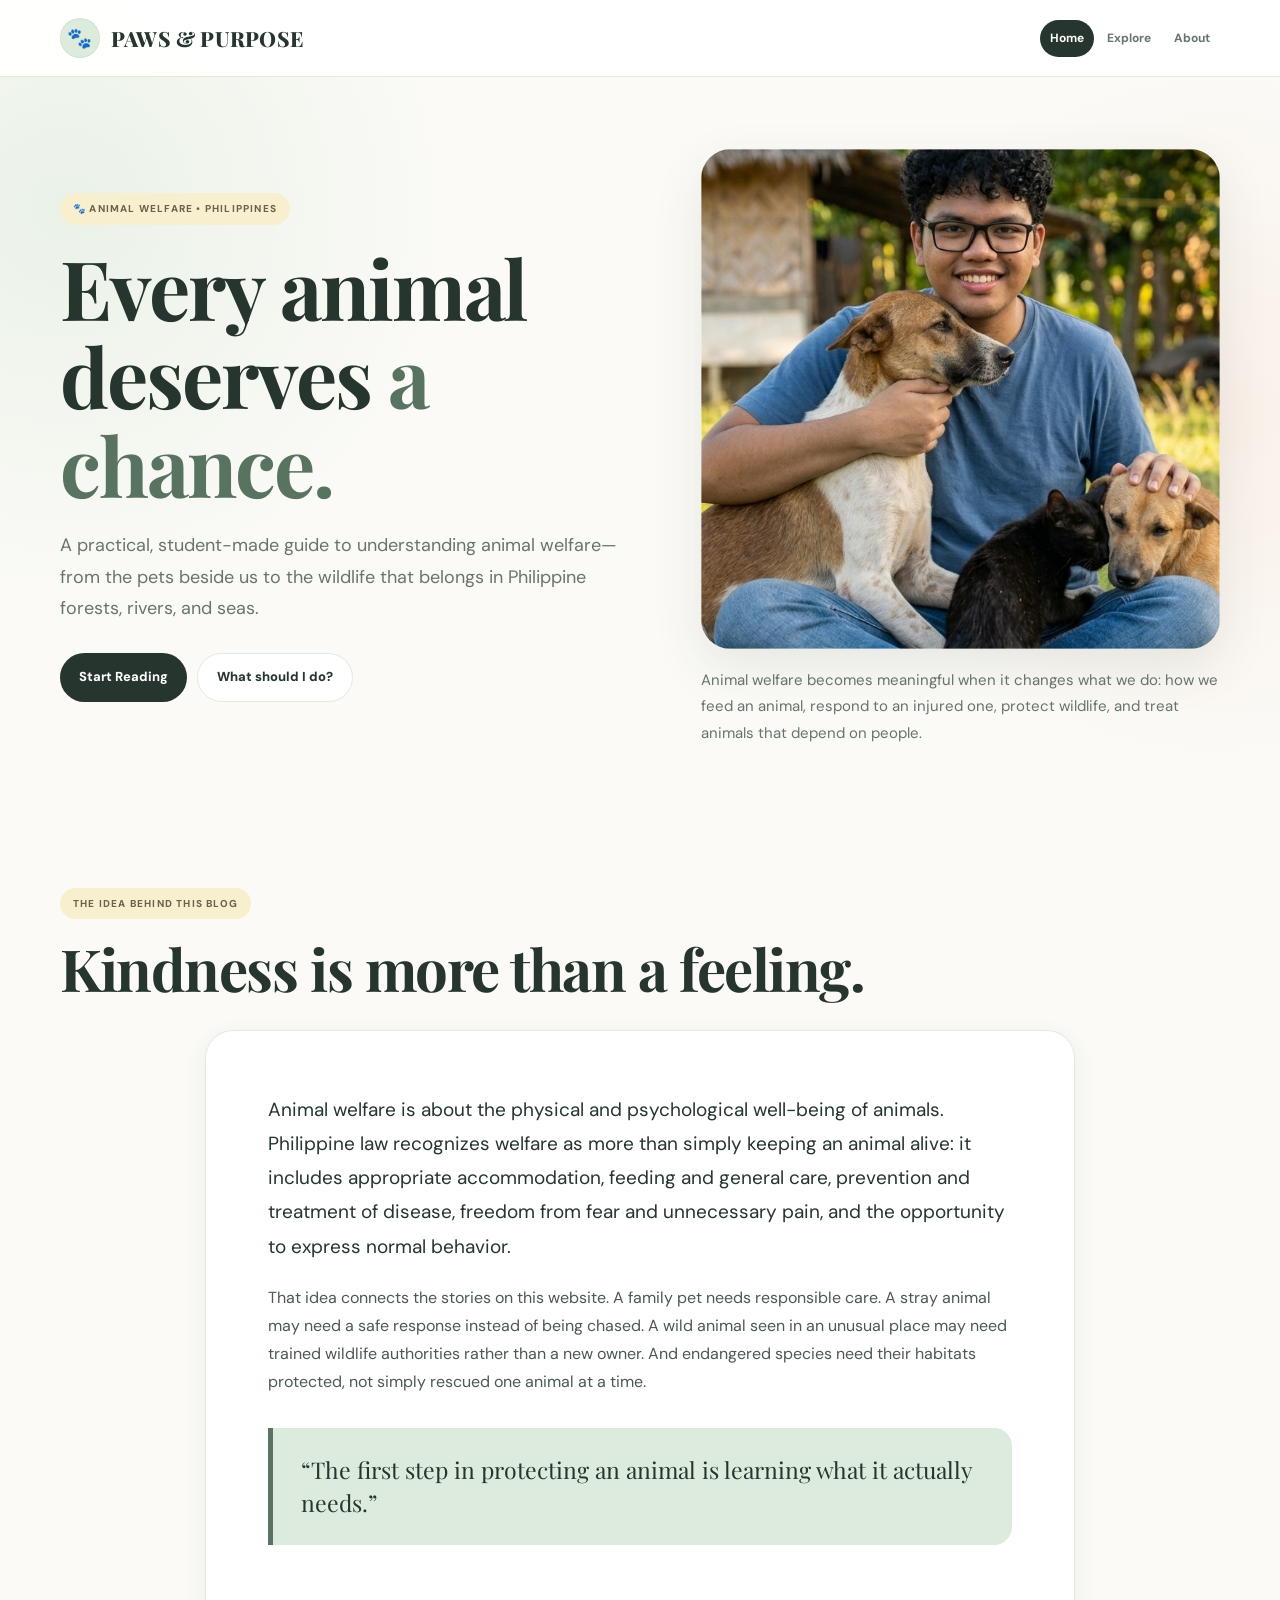
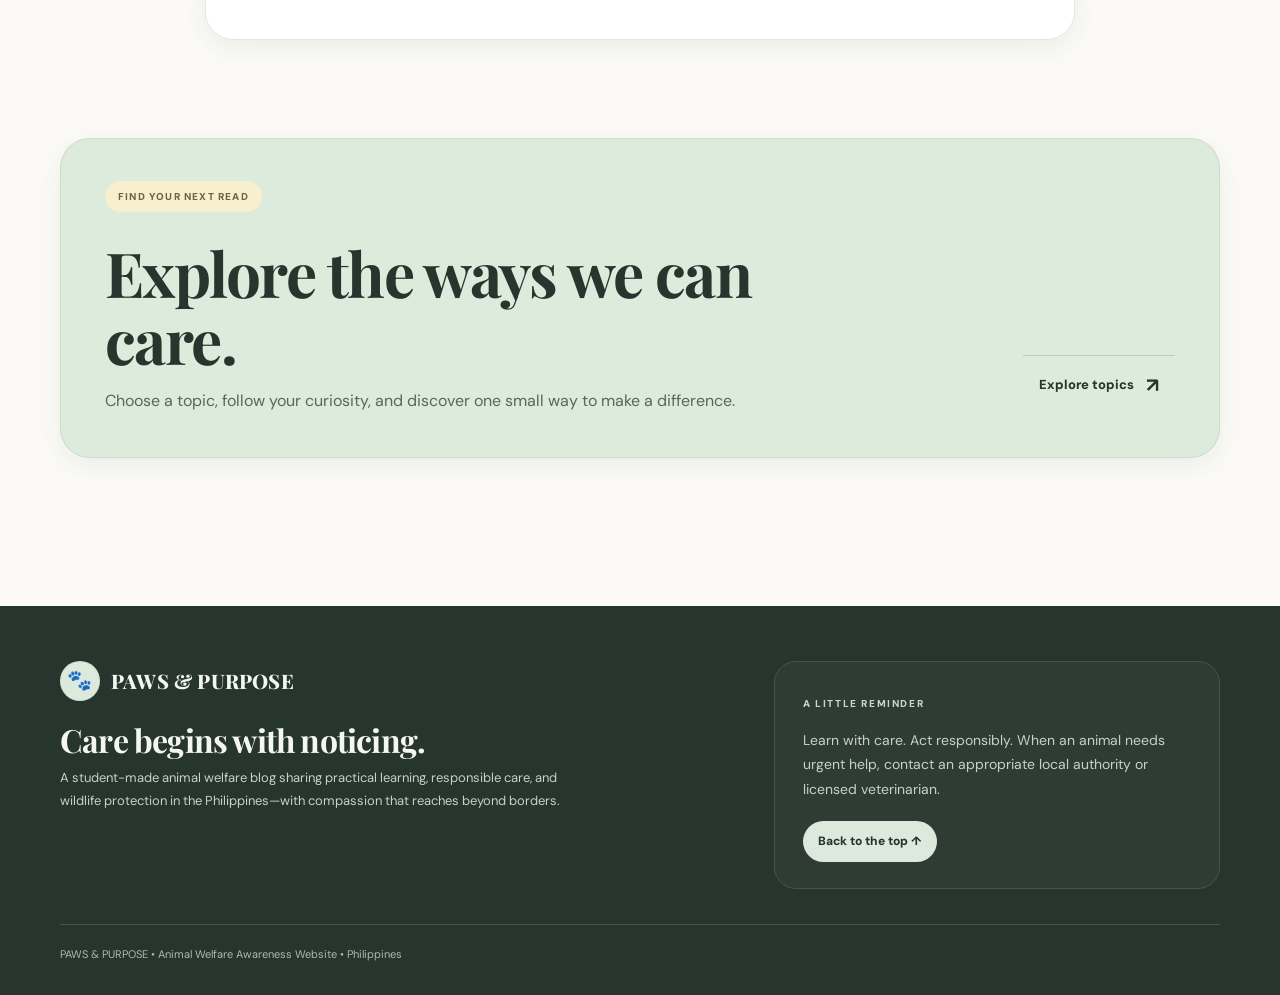
<file: index.html>
<!DOCTYPE html>
<html lang="en">
<head>
<meta charset="UTF-8">
<meta name="viewport" content="width=device-width, initial-scale=1.0">
<title>PAWS & PURPOSE</title>
<link rel="stylesheet" href="style.css">
</head>
<body id="top">
<header class="site-header">
  <div class="container navbar">
    <a class="brand" href="index.html"><span class="brand-mark">🐾</span><span>PAWS & PURPOSE</span></a>
    <nav class="nav-links"><a class="active" href="index.html">Home</a><a class="" href="explore.html">Explore</a><a class="" href="about.html">About</a></nav>
  </div>
</header>

<main>
<section class="hero">
  <div class="container hero-grid">
    <div>
      <span class="kicker">🐾 Animal Welfare • Philippines</span>
      <h1>Every animal deserves <em>a chance.</em></h1>
      <p class="hero-lead">A practical, student-made guide to understanding animal welfare—from the pets beside us to the wildlife that belongs in Philippine forests, rivers, and seas.</p>
      <div class="hero-actions">
        <a class="btn btn-primary" href="importance.html">Start Reading</a>
        <a class="btn btn-soft" href="injured-animal.html">What should I do?</a>
      </div>
    </div>
    <div class="hero-side">
      <div class="feature-photo">
        <img src="media/member1.jpg" alt="Member caring for an animal">
      </div>
      <p class="hero-feature-copy">Animal welfare becomes meaningful when it changes what we do: how we feed an animal, respond to an injured one, protect wildlife, and treat animals that depend on people.</p>
    </div>
  </div>
</section>

<section class="section">
  <div class="container">
    <div class="section-head homepage-idea-head">
      <div><span class="kicker">The idea behind this blog</span><h2>Kindness is more than a feeling.</h2></div>
    </div>
    <div class="article">
      <p class="lead">Animal welfare is about the physical and psychological well-being of animals. Philippine law recognizes welfare as more than simply keeping an animal alive: it includes appropriate accommodation, feeding and general care, prevention and treatment of disease, freedom from fear and unnecessary pain, and the opportunity to express normal behavior.</p>
      <p>That idea connects the stories on this website. A family pet needs responsible care. A stray animal may need a safe response instead of being chased. A wild animal seen in an unusual place may need trained wildlife authorities rather than a new owner. And endangered species need their habitats protected, not simply rescued one animal at a time.</p>
      <div class="quote">“The first step in protecting an animal is learning what it actually needs.”</div>
    </div>
  </div>
</section>

<section class="section">
  <div class="container">
    <a class="explore-landing" href="explore.html">
      <div class="explore-landing-copy">
        <span class="kicker">Find your next read</span>
        <h3>Explore the ways we can care.</h3>
        <p>Choose a topic, follow your curiosity, and discover one small way to make a difference.</p>
      </div>
      <span class="explore-landing-action">Explore topics <b>↗</b></span>
    </a>
  </div>
</section>
</main>
<footer class="footer"><div class="container">
  <div class="footer-grid footer-home-grid">
    <div class="footer-brand-block"><a class="brand footer-brand" href="index.html"><span class="brand-mark">🐾</span><span>PAWS &amp; PURPOSE</span></a><h2>Care begins with noticing.</h2><p>A student-made animal welfare blog sharing practical learning, responsible care, and wildlife protection in the Philippines—with compassion that reaches beyond borders.</p></div>
    <div class="footer-note"><span class="footer-kicker">A little reminder</span><p>Learn with care. Act responsibly. When an animal needs urgent help, contact an appropriate local authority or licensed veterinarian.</p><div class="footer-actions"><a class="footer-back-top" href="#top">Back to the top ↑</a></div></div>
  </div>
  <div class="footer-bottom">PAWS &amp; PURPOSE <span>•</span> Animal Welfare Awareness Website <span>•</span> Philippines</div>
</div></footer>
</body>
</html>
</file>
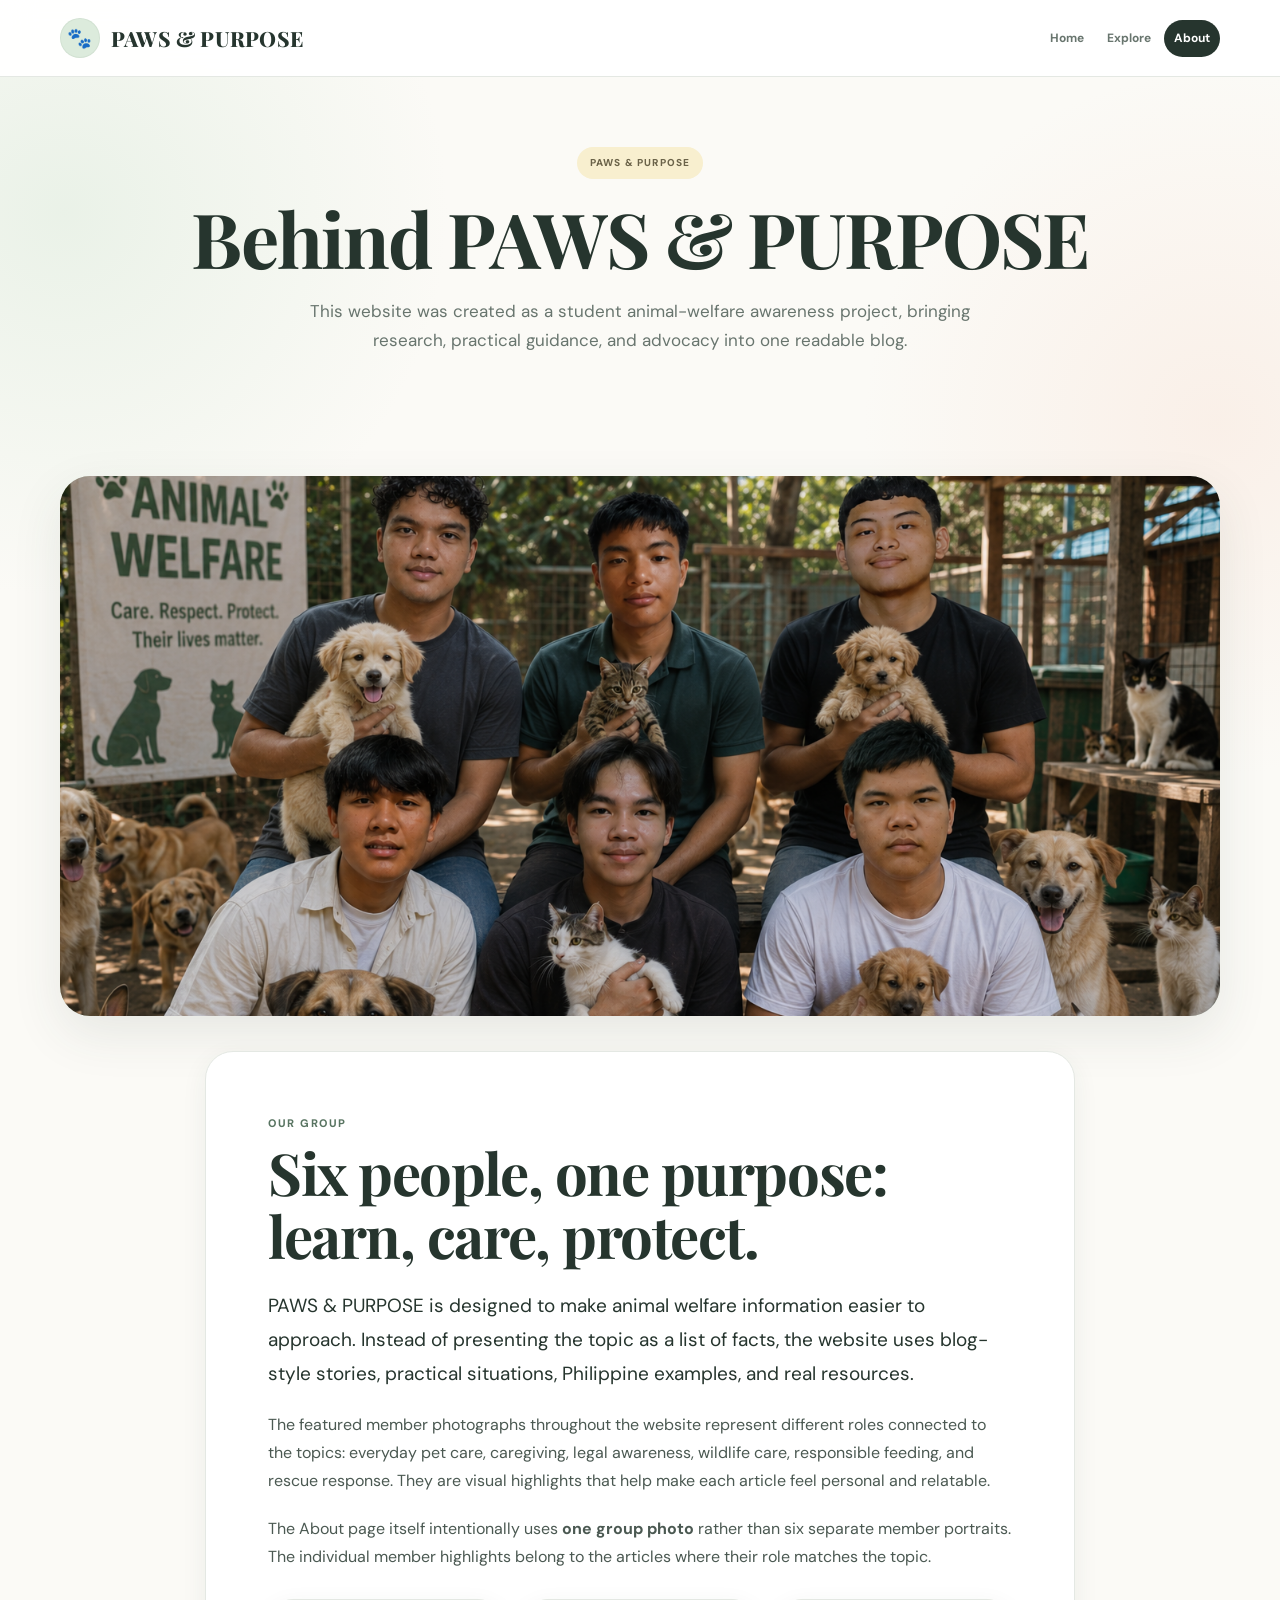
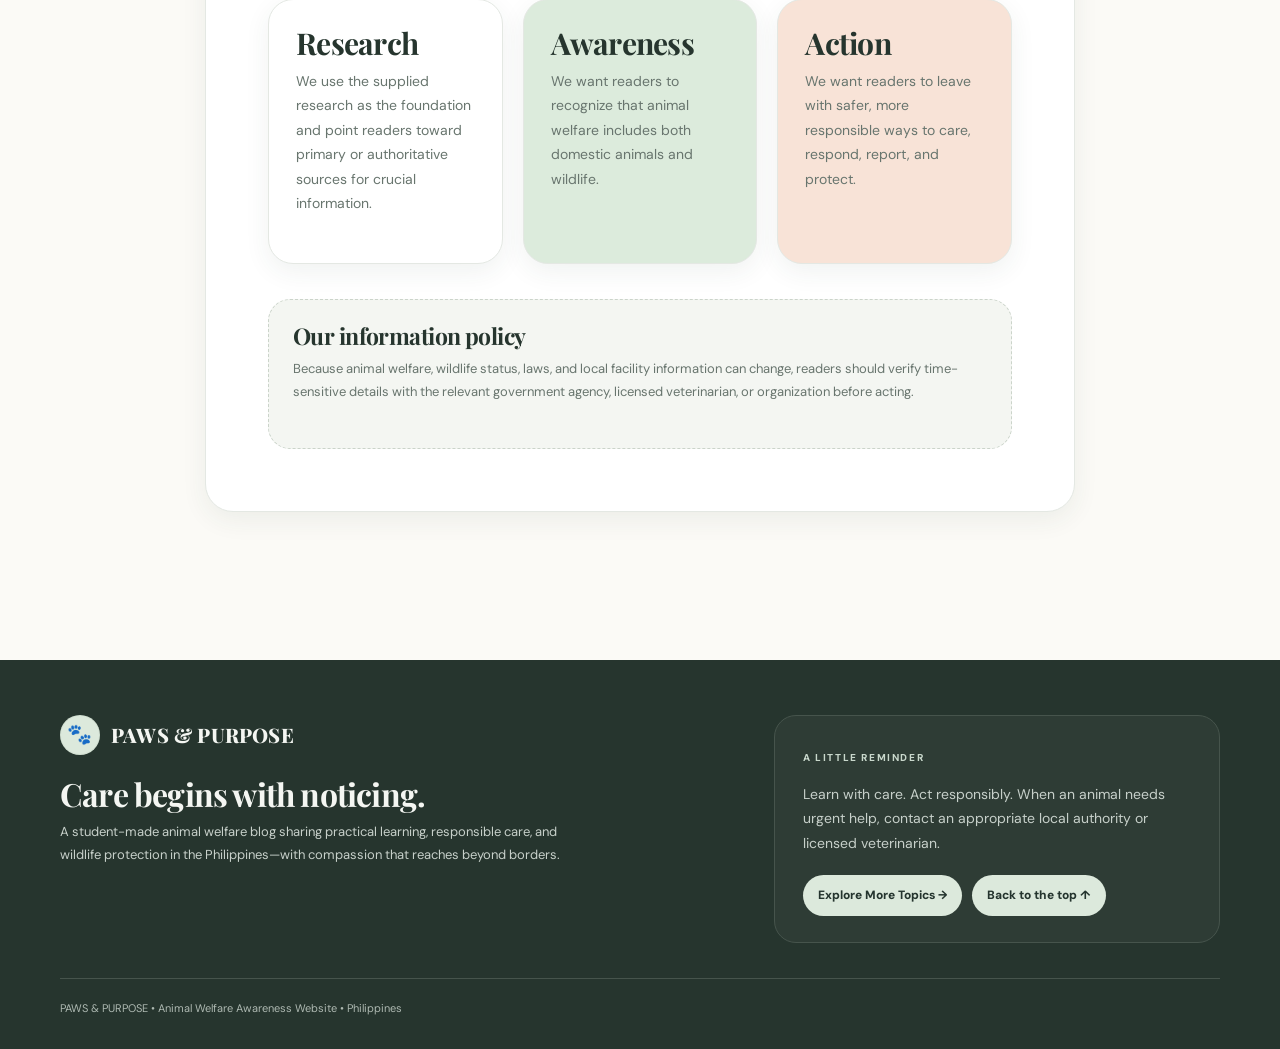
<file: about.html>
<!DOCTYPE html>
<html lang="en">
<head>
<meta charset="UTF-8">
<meta name="viewport" content="width=device-width, initial-scale=1.0">
<title>PAWS & PURPOSE</title>
<link rel="stylesheet" href="style.css">
</head>
<body id="top">
<header class="site-header">
  <div class="container navbar">
    <a class="brand" href="index.html"><span class="brand-mark">🐾</span><span>PAWS & PURPOSE</span></a>
    <nav class="nav-links"><a class="" href="index.html">Home</a><a class="" href="explore.html">Explore</a><a class="active" href="about.html">About</a></nav>
  </div>
</header>
<main>
<section class="page-hero">
  <div class="container">
    <span class="kicker">PAWS & PURPOSE</span>
    <h1>Behind PAWS & PURPOSE</h1>
    <p>This website was created as a student animal-welfare awareness project, bringing research, practical guidance, and advocacy into one readable blog.</p>
  </div>
</section>
<section class="section"><div class="container">
<div class="about-photo"><img src="media/grouppic.png" alt="Our group with animals"></div>
<article class="article" style="margin-top:35px">
<span class="eyebrow">Our group</span><h2>Six people, one purpose: learn, care, protect.</h2>
<p class="lead">PAWS & PURPOSE is designed to make animal welfare information easier to approach. Instead of presenting the topic as a list of facts, the website uses blog-style stories, practical situations, Philippine examples, and real resources.</p>
<p>The featured member photographs throughout the website represent different roles connected to the topics: everyday pet care, caregiving, legal awareness, wildlife care, responsible feeding, and rescue response. They are visual highlights that help make each article feel personal and relatable.</p>
<p>The About page itself intentionally uses <strong>one group photo</strong> rather than six separate member portraits. The individual member highlights belong to the articles where their role matches the topic.</p>
<div class="callout-grid">
<div class="callout"><h3>Research</h3><p>We use the supplied research as the foundation and point readers toward primary or authoritative sources for crucial information.</p></div>
<div class="callout"><h3>Awareness</h3><p>We want readers to recognize that animal welfare includes both domestic animals and wildlife.</p></div>
<div class="callout"><h3>Action</h3><p>We want readers to leave with safer, more responsible ways to care, respond, report, and protect.</p></div>
</div>
<div class="source-box"><h3>Our information policy</h3><p>Because animal welfare, wildlife status, laws, and local facility information can change, readers should verify time-sensitive details with the relevant government agency, licensed veterinarian, or organization before acting.</p></div>
</article>
</div></section></main><footer class="footer"><div class="container">
  <div class="footer-grid footer-home-grid">
    <div class="footer-brand-block"><a class="brand footer-brand" href="index.html"><span class="brand-mark">🐾</span><span>PAWS &amp; PURPOSE</span></a><h2>Care begins with noticing.</h2><p>A student-made animal welfare blog sharing practical learning, responsible care, and wildlife protection in the Philippines—with compassion that reaches beyond borders.</p></div>
    <div class="footer-note"><span class="footer-kicker">A little reminder</span><p>Learn with care. Act responsibly. When an animal needs urgent help, contact an appropriate local authority or licensed veterinarian.</p><div class="footer-actions"><a class="footer-explore" href="explore.html">Explore More Topics →</a><a class="footer-back-top" href="#top">Back to the top ↑</a></div></div>
  </div>
  <div class="footer-bottom">PAWS &amp; PURPOSE <span>•</span> Animal Welfare Awareness Website <span>•</span> Philippines</div>
</div></footer>
</body>
</html>
</file>
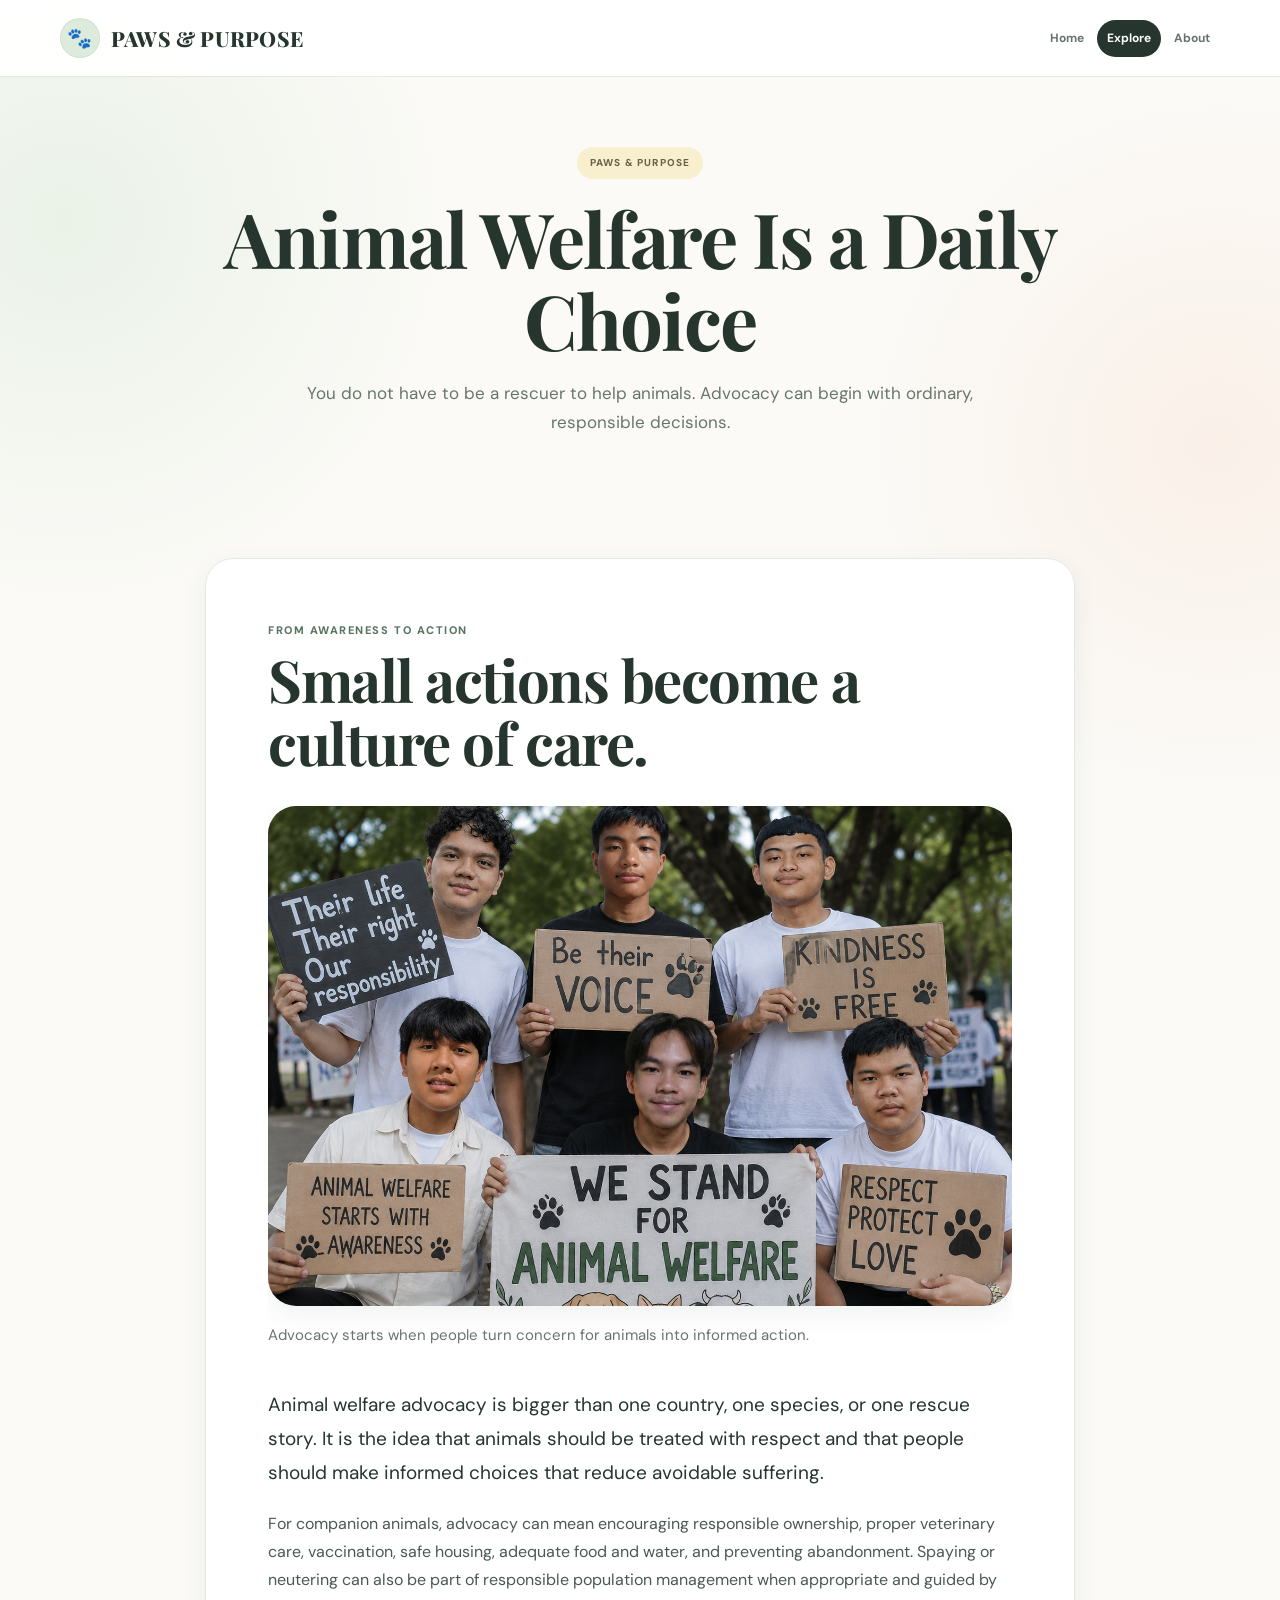
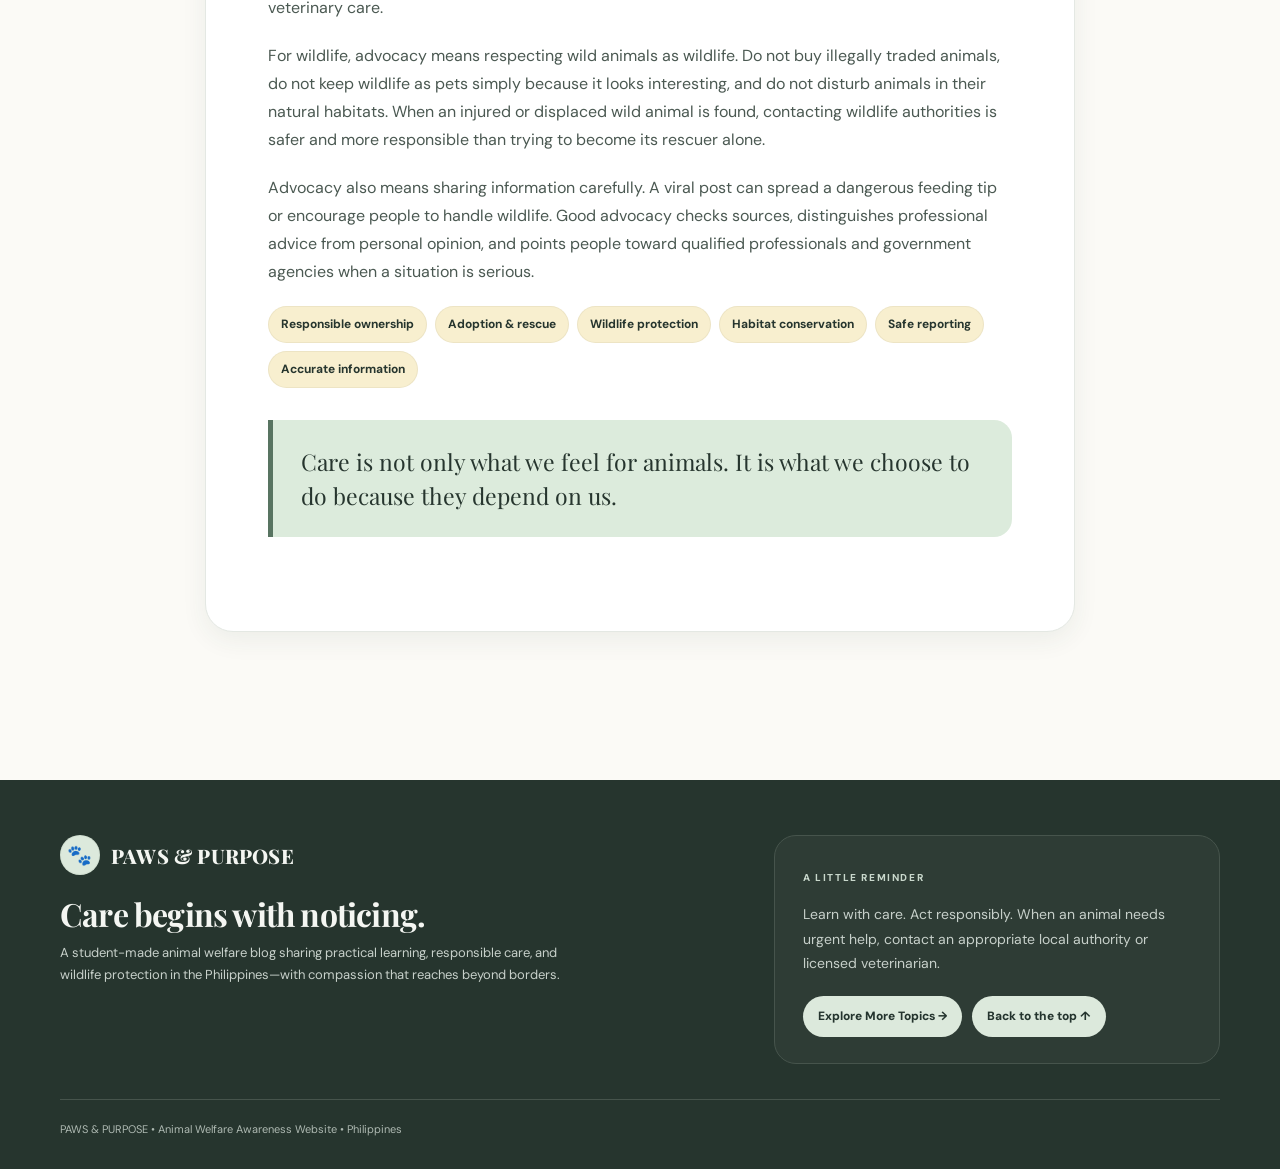
<file: advocacy.html>
<!DOCTYPE html>
<html lang="en">
<head>
<meta charset="UTF-8">
<meta name="viewport" content="width=device-width, initial-scale=1.0">
<title>PAWS & PURPOSE</title>
<link rel="stylesheet" href="style.css">
</head>
<body id="top">
<header class="site-header">
  <div class="container navbar">
    <a class="brand" href="index.html"><span class="brand-mark">🐾</span><span>PAWS & PURPOSE</span></a>
    <nav class="nav-links"><a class="" href="index.html">Home</a><a class="active" href="explore.html">Explore</a><a class="" href="about.html">About</a></nav>
  </div>
</header>
<main>
<section class="page-hero">
  <div class="container">
    <span class="kicker">PAWS & PURPOSE</span>
    <h1>Animal Welfare Is a Daily Choice</h1>
    <p>You do not have to be a rescuer to help animals. Advocacy can begin with ordinary, responsible decisions.</p>
  </div>
</section>
<section class="section"><div class="container"><article class="article">
<span class="eyebrow">From awareness to action</span><h2>Small actions become a culture of care.</h2>
<div class="story-image member-highlight">
  <img src="media/advocates.png" alt="Members participating in an animal welfare advocacy activity">
  <div class="story-caption">Advocacy starts when people turn concern for animals into informed action.</div>
</div>
<p class="lead">Animal welfare advocacy is bigger than one country, one species, or one rescue story. It is the idea that animals should be treated with respect and that people should make informed choices that reduce avoidable suffering.</p>
<p>For companion animals, advocacy can mean encouraging responsible ownership, proper veterinary care, vaccination, safe housing, adequate food and water, and preventing abandonment. Spaying or neutering can also be part of responsible population management when appropriate and guided by veterinary care.</p>
<p>For wildlife, advocacy means respecting wild animals as wildlife. Do not buy illegally traded animals, do not keep wildlife as pets simply because it looks interesting, and do not disturb animals in their natural habitats. When an injured or displaced wild animal is found, contacting wildlife authorities is safer and more responsible than trying to become its rescuer alone.</p>
<p>Advocacy also means sharing information carefully. A viral post can spread a dangerous feeding tip or encourage people to handle wildlife. Good advocacy checks sources, distinguishes professional advice from personal opinion, and points people toward qualified professionals and government agencies when a situation is serious.</p>
<div class="pill-list"><span class="pill">Responsible ownership</span><span class="pill">Adoption & rescue</span><span class="pill">Wildlife protection</span><span class="pill">Habitat conservation</span><span class="pill">Safe reporting</span><span class="pill">Accurate information</span></div>
<div class="quote">Care is not only what we feel for animals. It is what we choose to do because they depend on us.</div>
</article></div></section></main><footer class="footer"><div class="container">
  <div class="footer-grid footer-home-grid">
    <div class="footer-brand-block"><a class="brand footer-brand" href="index.html"><span class="brand-mark">🐾</span><span>PAWS &amp; PURPOSE</span></a><h2>Care begins with noticing.</h2><p>A student-made animal welfare blog sharing practical learning, responsible care, and wildlife protection in the Philippines—with compassion that reaches beyond borders.</p></div>
    <div class="footer-note"><span class="footer-kicker">A little reminder</span><p>Learn with care. Act responsibly. When an animal needs urgent help, contact an appropriate local authority or licensed veterinarian.</p><div class="footer-actions"><a class="footer-explore" href="explore.html">Explore More Topics →</a><a class="footer-back-top" href="#top">Back to the top ↑</a></div></div>
  </div>
  <div class="footer-bottom">PAWS &amp; PURPOSE <span>•</span> Animal Welfare Awareness Website <span>•</span> Philippines</div>
</div></footer>
</body>
</html>
</file>
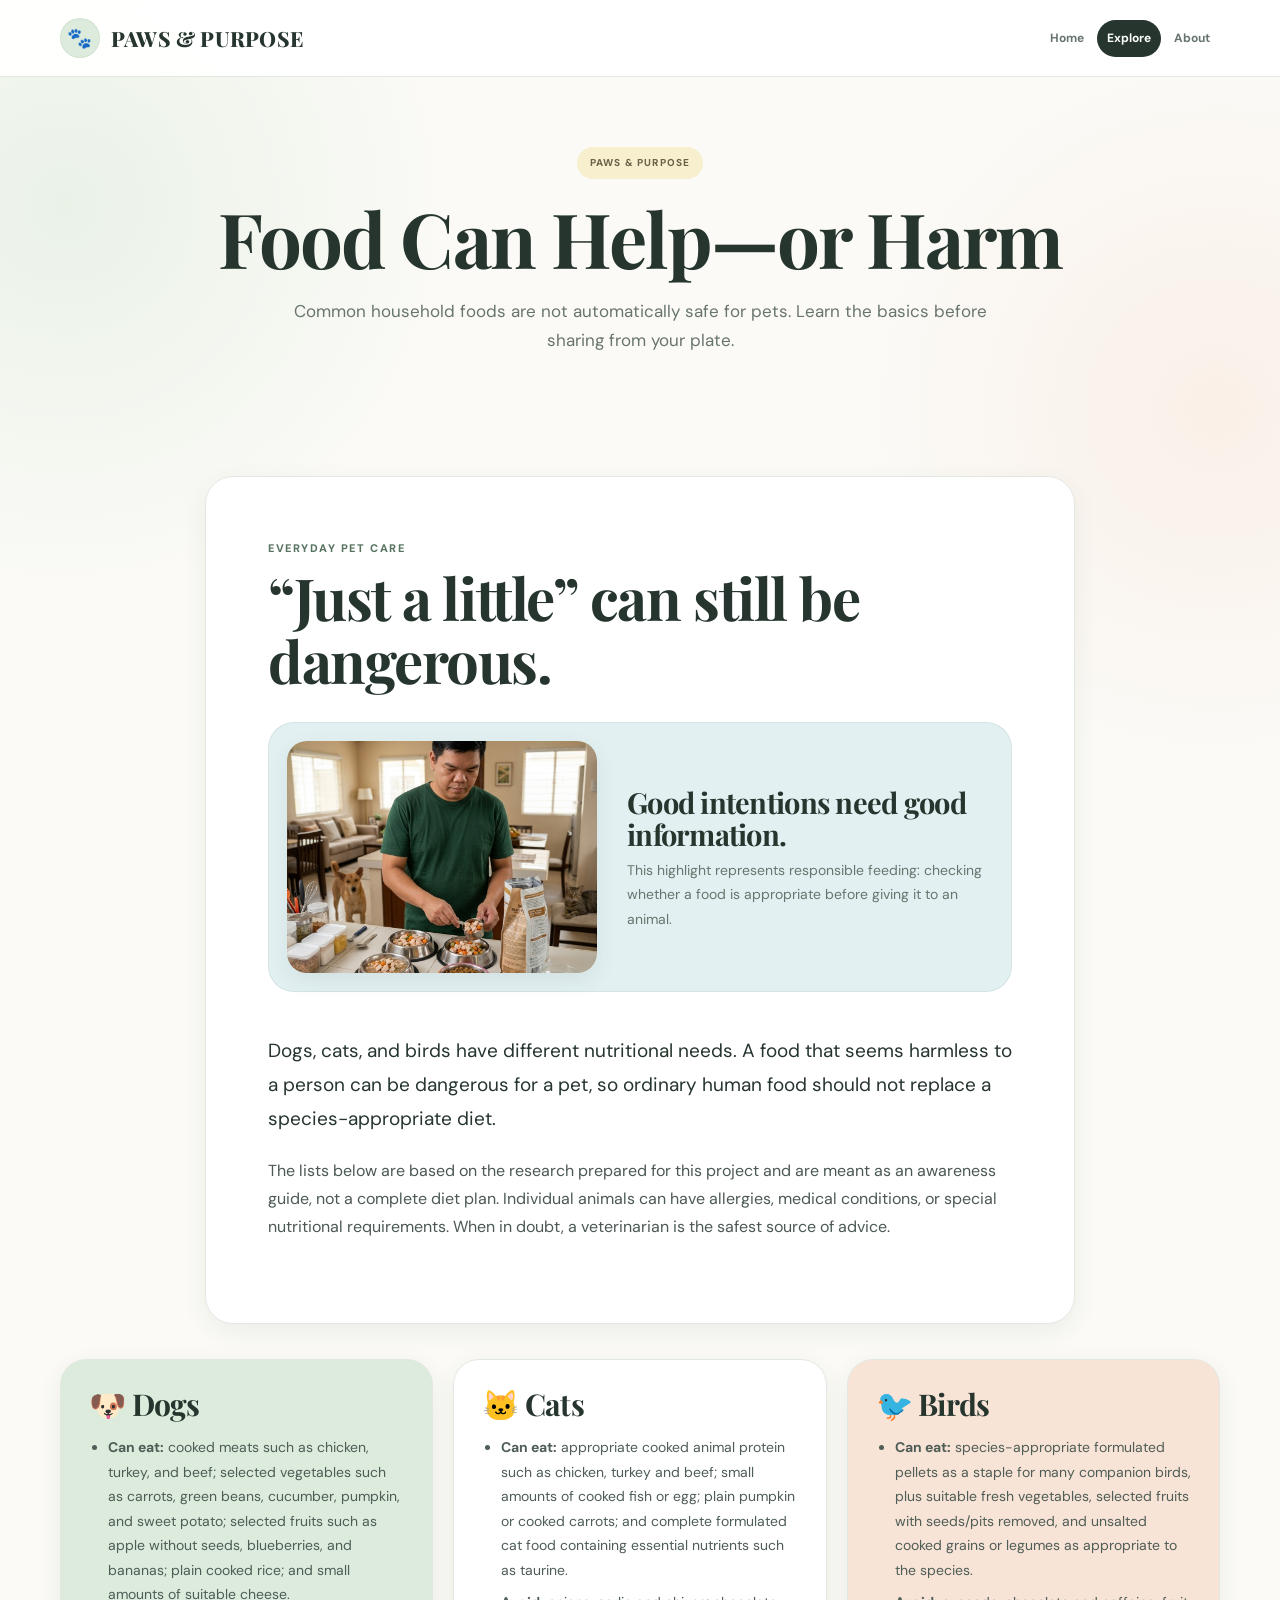
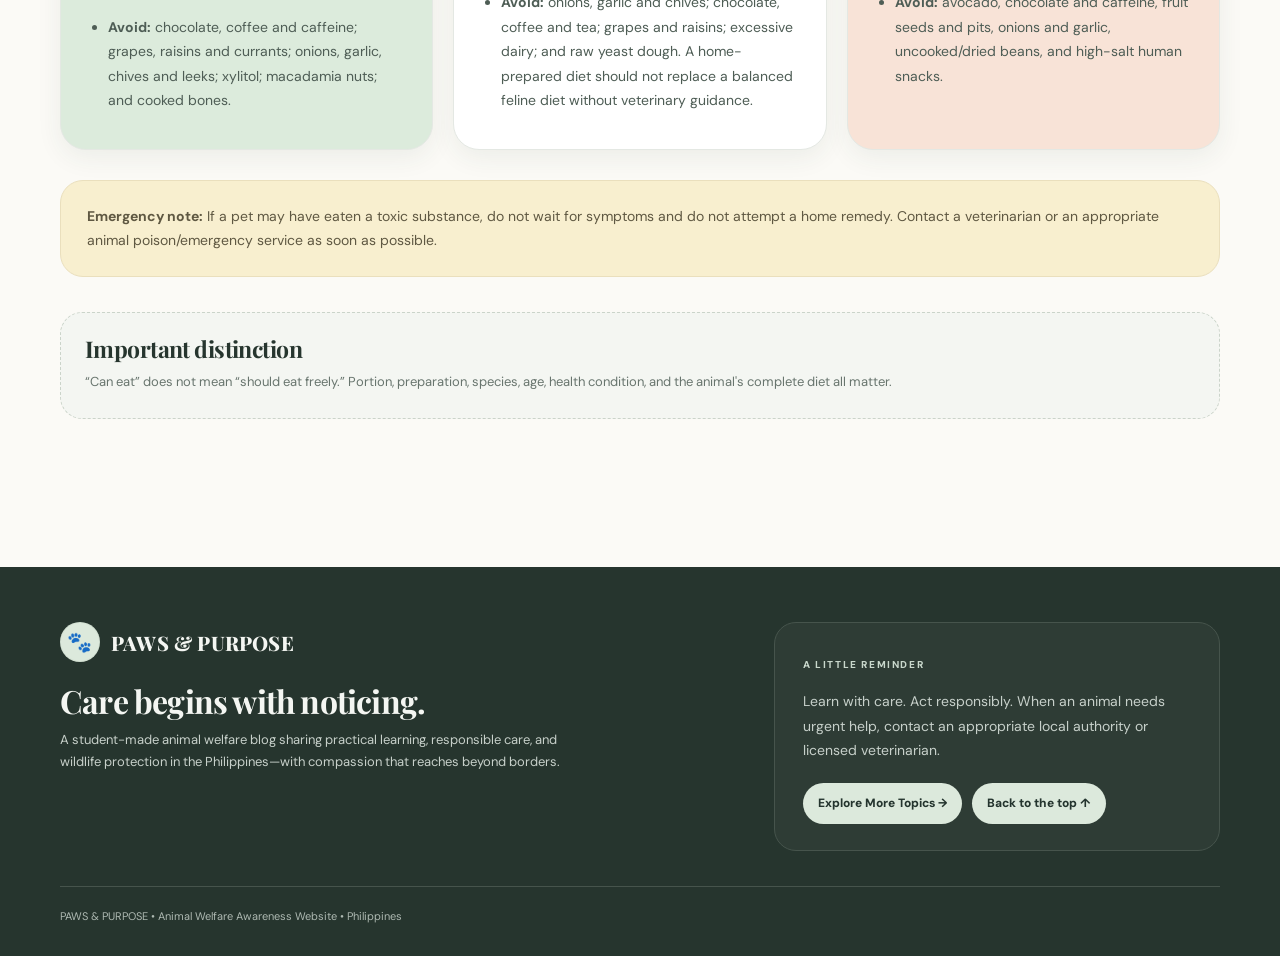
<file: animal-food.html>
<!DOCTYPE html>
<html lang="en">
<head>
<meta charset="UTF-8">
<meta name="viewport" content="width=device-width, initial-scale=1.0">
<title>PAWS & PURPOSE</title>
<link rel="stylesheet" href="style.css">
</head>
<body id="top">
<header class="site-header">
  <div class="container navbar">
    <a class="brand" href="index.html"><span class="brand-mark">🐾</span><span>PAWS & PURPOSE</span></a>
    <nav class="nav-links"><a class="" href="index.html">Home</a><a class="active" href="explore.html">Explore</a><a class="" href="about.html">About</a></nav>
  </div>
</header>
<main>
<section class="page-hero">
  <div class="container">
    <span class="kicker">PAWS & PURPOSE</span>
    <h1>Food Can Help—or Harm</h1>
    <p>Common household foods are not automatically safe for pets. Learn the basics before sharing from your plate.</p>
  </div>
</section>
<section class="section"><div class="container"><article class="article">
<span class="eyebrow">Everyday pet care</span><h2>“Just a little” can still be dangerous.</h2>
<div class="member-highlight">
  <div class="member-photo"><img src="media/member6.jpg" alt="Good intentions need good information."></div>
  <div class="member-copy"><h3>Good intentions need good information.</h3><p>This highlight represents responsible feeding: checking whether a food is appropriate before giving it to an animal.</p></div>
</div>
<p class="lead">Dogs, cats, and birds have different nutritional needs. A food that seems harmless to a person can be dangerous for a pet, so ordinary human food should not replace a species-appropriate diet.</p>
<p>The lists below are based on the research prepared for this project and are meant as an awareness guide, not a complete diet plan. Individual animals can have allergies, medical conditions, or special nutritional requirements. When in doubt, a veterinarian is the safest source of advice.</p>
</article>
<div class="food-grid">
<article class="food-card safe"><h3>🐶 Dogs</h3><ul><li><strong>Can eat:</strong> cooked meats such as chicken, turkey, and beef; selected vegetables such as carrots, green beans, cucumber, pumpkin, and sweet potato; selected fruits such as apple without seeds, blueberries, and bananas; plain cooked rice; and small amounts of suitable cheese.</li><li><strong>Avoid:</strong> chocolate, coffee and caffeine; grapes, raisins and currants; onions, garlic, chives and leeks; xylitol; macadamia nuts; and cooked bones.</li></ul></article>
<article class="food-card"><h3>🐱 Cats</h3><ul><li><strong>Can eat:</strong> appropriate cooked animal protein such as chicken, turkey and beef; small amounts of cooked fish or egg; plain pumpkin or cooked carrots; and complete formulated cat food containing essential nutrients such as taurine.</li><li><strong>Avoid:</strong> onions, garlic and chives; chocolate, coffee and tea; grapes and raisins; excessive dairy; and raw yeast dough. A home-prepared diet should not replace a balanced feline diet without veterinary guidance.</li></ul></article>
<article class="food-card caution"><h3>🐦 Birds</h3><ul><li><strong>Can eat:</strong> species-appropriate formulated pellets as a staple for many companion birds, plus suitable fresh vegetables, selected fruits with seeds/pits removed, and unsalted cooked grains or legumes as appropriate to the species.</li><li><strong>Avoid:</strong> avocado, chocolate and caffeine, fruit seeds and pits, onions and garlic, uncooked/dried beans, and high-salt human snacks.</li></ul></article>
</div>
<div class="warning"><strong>Emergency note:</strong> If a pet may have eaten a toxic substance, do not wait for symptoms and do not attempt a home remedy. Contact a veterinarian or an appropriate animal poison/emergency service as soon as possible.</div>
<div class="source-box"><h3>Important distinction</h3><p>“Can eat” does not mean “should eat freely.” Portion, preparation, species, age, health condition, and the animal's complete diet all matter.</p></div>
</div></section></main><footer class="footer"><div class="container">
  <div class="footer-grid footer-home-grid">
    <div class="footer-brand-block"><a class="brand footer-brand" href="index.html"><span class="brand-mark">🐾</span><span>PAWS &amp; PURPOSE</span></a><h2>Care begins with noticing.</h2><p>A student-made animal welfare blog sharing practical learning, responsible care, and wildlife protection in the Philippines—with compassion that reaches beyond borders.</p></div>
    <div class="footer-note"><span class="footer-kicker">A little reminder</span><p>Learn with care. Act responsibly. When an animal needs urgent help, contact an appropriate local authority or licensed veterinarian.</p><div class="footer-actions"><a class="footer-explore" href="explore.html">Explore More Topics →</a><a class="footer-back-top" href="#top">Back to the top ↑</a></div></div>
  </div>
  <div class="footer-bottom">PAWS &amp; PURPOSE <span>•</span> Animal Welfare Awareness Website <span>•</span> Philippines</div>
</div></footer>
</body>
</html>
</file>
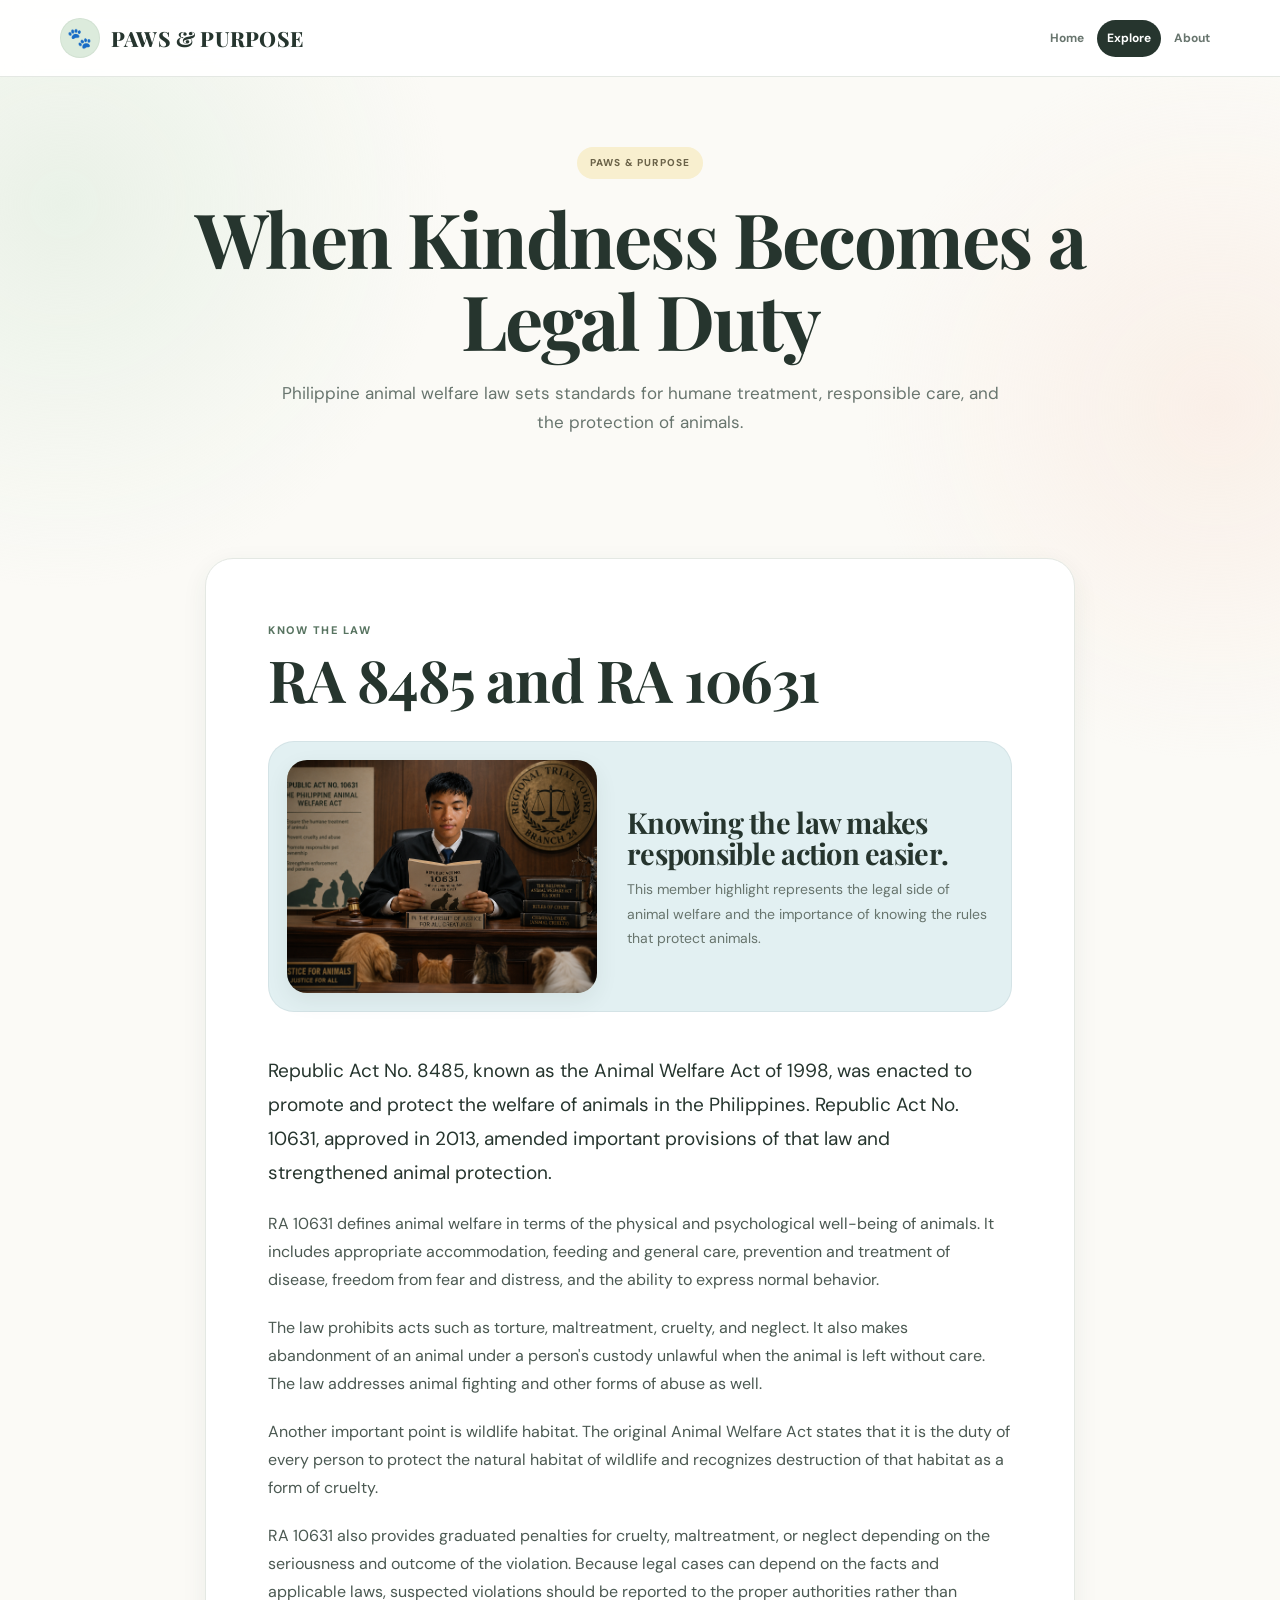
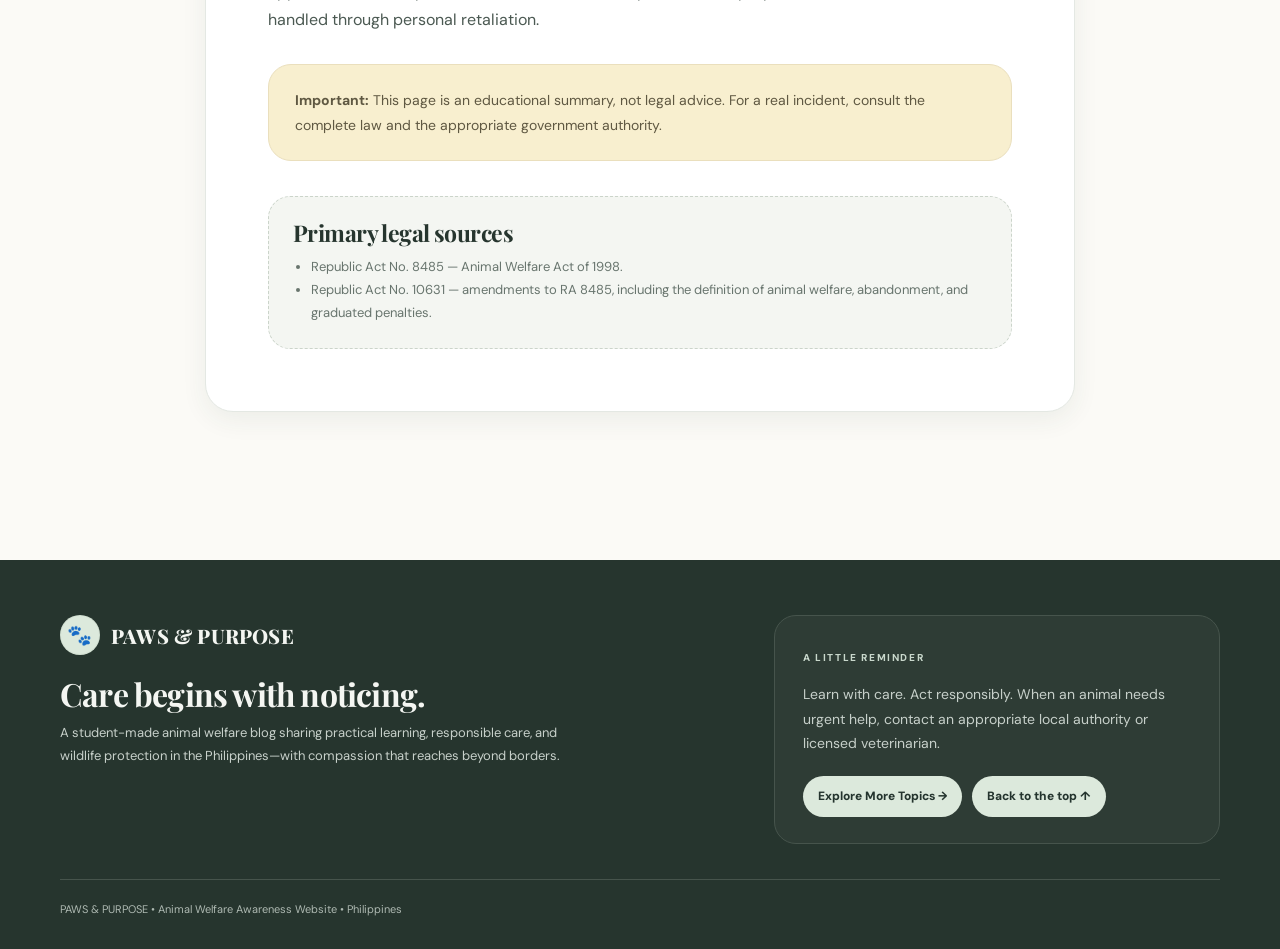
<file: animal-welfare-law.html>
<!DOCTYPE html>
<html lang="en">
<head>
<meta charset="UTF-8">
<meta name="viewport" content="width=device-width, initial-scale=1.0">
<title>PAWS & PURPOSE</title>
<link rel="stylesheet" href="style.css">
</head>
<body id="top">
<header class="site-header">
  <div class="container navbar">
    <a class="brand" href="index.html"><span class="brand-mark">🐾</span><span>PAWS & PURPOSE</span></a>
    <nav class="nav-links"><a class="" href="index.html">Home</a><a class="active" href="explore.html">Explore</a><a class="" href="about.html">About</a></nav>
  </div>
</header>
<main>
<section class="page-hero">
  <div class="container">
    <span class="kicker">PAWS & PURPOSE</span>
    <h1>When Kindness Becomes a Legal Duty</h1>
    <p>Philippine animal welfare law sets standards for humane treatment, responsible care, and the protection of animals.</p>
  </div>
</section>
<section class="section"><div class="container"><article class="article">
<span class="eyebrow">Know the law</span><h2>RA 8485 and RA 10631</h2>
<div class="member-highlight">
  <div class="member-photo"><img src="media/member2.png" alt="Knowing the law makes responsible action easier."></div>
  <div class="member-copy"><h3>Knowing the law makes responsible action easier.</h3><p>This member highlight represents the legal side of animal welfare and the importance of knowing the rules that protect animals.</p></div>
</div>
<p class="lead">Republic Act No. 8485, known as the Animal Welfare Act of 1998, was enacted to promote and protect the welfare of animals in the Philippines. Republic Act No. 10631, approved in 2013, amended important provisions of that law and strengthened animal protection.</p>
<p>RA 10631 defines animal welfare in terms of the physical and psychological well-being of animals. It includes appropriate accommodation, feeding and general care, prevention and treatment of disease, freedom from fear and distress, and the ability to express normal behavior.</p>
<p>The law prohibits acts such as torture, maltreatment, cruelty, and neglect. It also makes abandonment of an animal under a person's custody unlawful when the animal is left without care. The law addresses animal fighting and other forms of abuse as well.</p>
<p>Another important point is wildlife habitat. The original Animal Welfare Act states that it is the duty of every person to protect the natural habitat of wildlife and recognizes destruction of that habitat as a form of cruelty.</p>
<p>RA 10631 also provides graduated penalties for cruelty, maltreatment, or neglect depending on the seriousness and outcome of the violation. Because legal cases can depend on the facts and applicable laws, suspected violations should be reported to the proper authorities rather than handled through personal retaliation.</p>
<div class="warning"><strong>Important:</strong> This page is an educational summary, not legal advice. For a real incident, consult the complete law and the appropriate government authority.</div>
<div class="source-box"><h3>Primary legal sources</h3><ul><li>Republic Act No. 8485 — Animal Welfare Act of 1998.</li><li>Republic Act No. 10631 — amendments to RA 8485, including the definition of animal welfare, abandonment, and graduated penalties.</li></ul></div>
</article></div></section></main><footer class="footer"><div class="container">
  <div class="footer-grid footer-home-grid">
    <div class="footer-brand-block"><a class="brand footer-brand" href="index.html"><span class="brand-mark">🐾</span><span>PAWS &amp; PURPOSE</span></a><h2>Care begins with noticing.</h2><p>A student-made animal welfare blog sharing practical learning, responsible care, and wildlife protection in the Philippines—with compassion that reaches beyond borders.</p></div>
    <div class="footer-note"><span class="footer-kicker">A little reminder</span><p>Learn with care. Act responsibly. When an animal needs urgent help, contact an appropriate local authority or licensed veterinarian.</p><div class="footer-actions"><a class="footer-explore" href="explore.html">Explore More Topics →</a><a class="footer-back-top" href="#top">Back to the top ↑</a></div></div>
  </div>
  <div class="footer-bottom">PAWS &amp; PURPOSE <span>•</span> Animal Welfare Awareness Website <span>•</span> Philippines</div>
</div></footer>
</body>
</html>
</file>
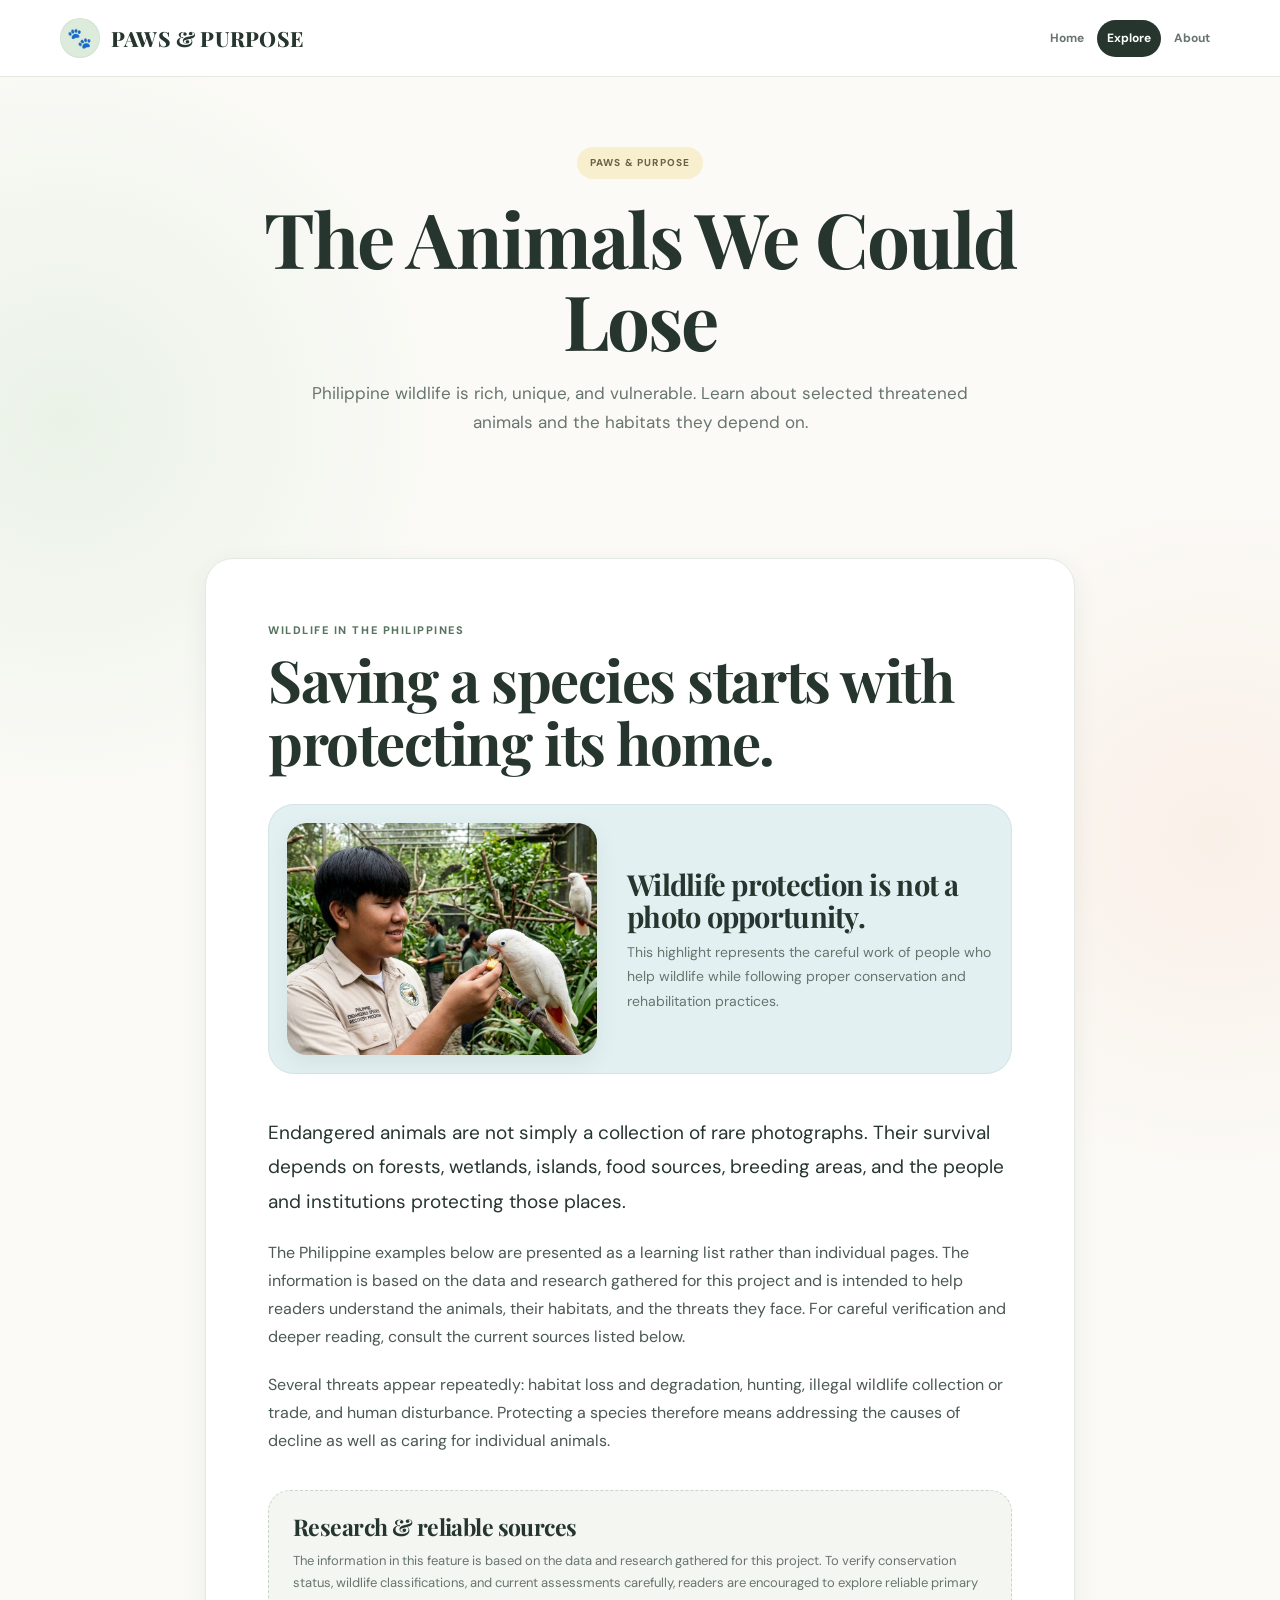
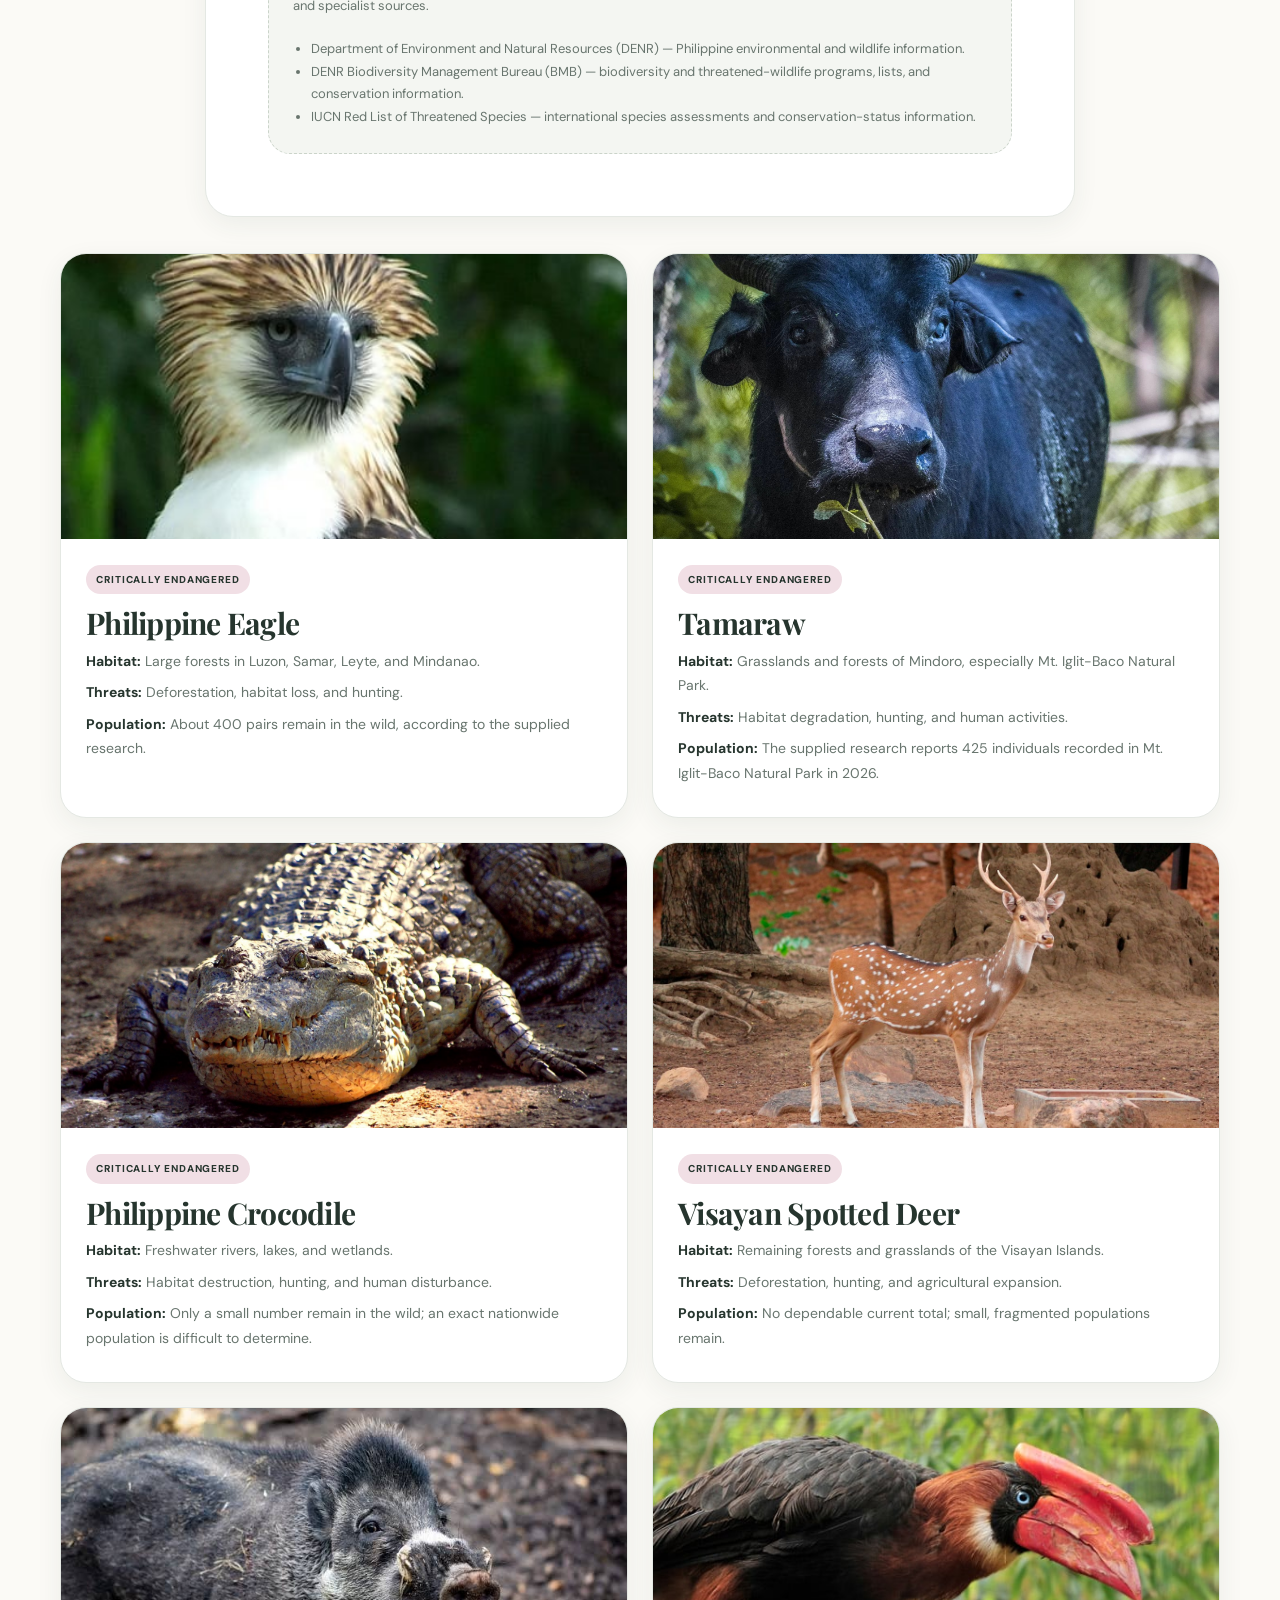
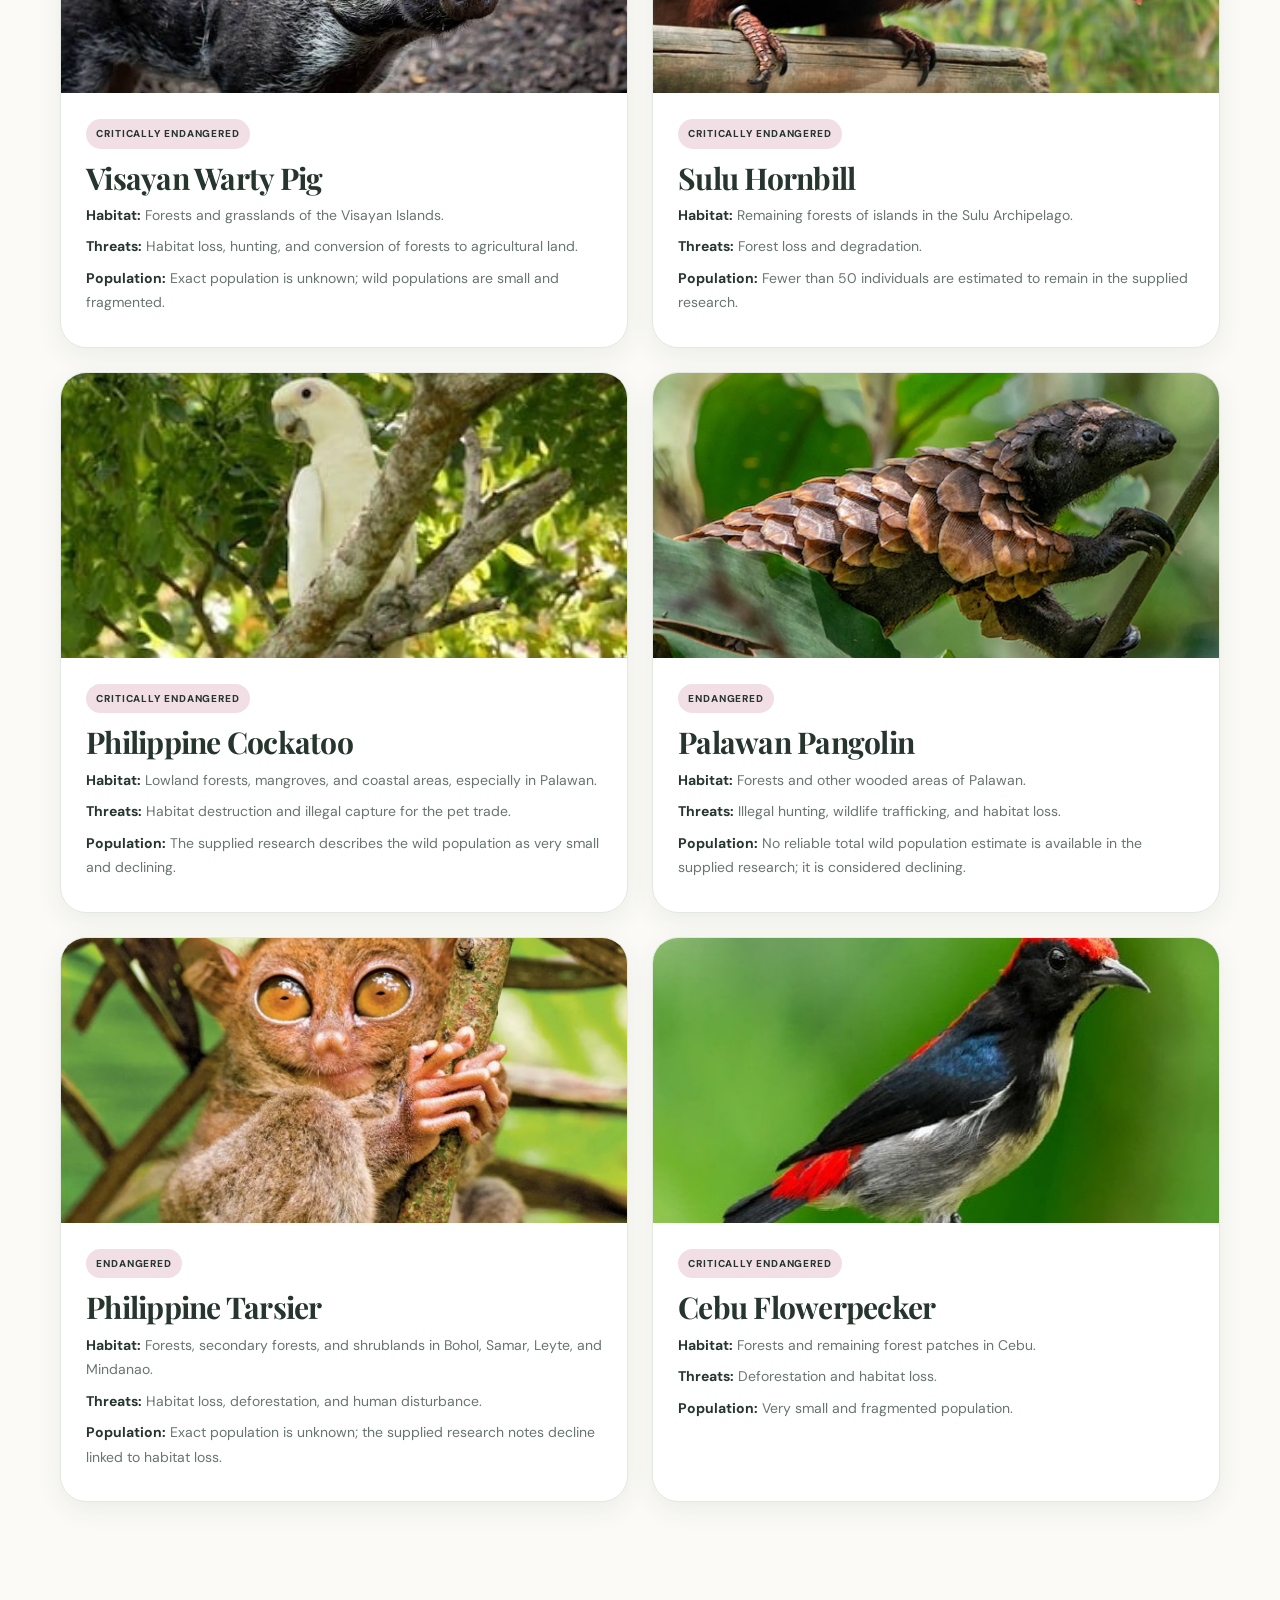
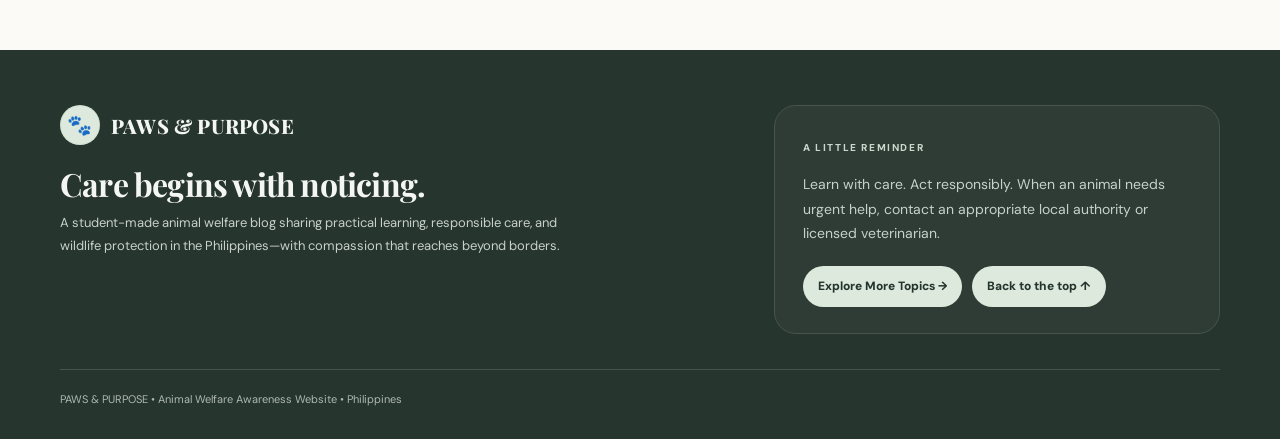
<file: endangered.html>
<!DOCTYPE html>
<html lang="en">
<head>
<meta charset="UTF-8">
<meta name="viewport" content="width=device-width, initial-scale=1.0">
<title>PAWS & PURPOSE</title>
<link rel="stylesheet" href="style.css">
</head>
<body id="top">
<header class="site-header">
  <div class="container navbar">
    <a class="brand" href="index.html"><span class="brand-mark">🐾</span><span>PAWS & PURPOSE</span></a>
    <nav class="nav-links"><a class="" href="index.html">Home</a><a class="active" href="explore.html">Explore</a><a class="" href="about.html">About</a></nav>
  </div>
</header>
<main>
<section class="page-hero">
  <div class="container">
    <span class="kicker">PAWS & PURPOSE</span>
    <h1>The Animals We Could Lose</h1>
    <p>Philippine wildlife is rich, unique, and vulnerable. Learn about selected threatened animals and the habitats they depend on.</p>
  </div>
</section>
<section class="section"><div class="container"><article class="article">
<span class="eyebrow">Wildlife in the Philippines</span><h2>Saving a species starts with protecting its home.</h2>
<div class="member-highlight">
  <div class="member-photo"><img src="media/member4.jpg" alt="Wildlife protection is not a photo opportunity."></div>
  <div class="member-copy"><h3>Wildlife protection is not a photo opportunity.</h3><p>This highlight represents the careful work of people who help wildlife while following proper conservation and rehabilitation practices.</p></div>
</div>
<p class="lead">Endangered animals are not simply a collection of rare photographs. Their survival depends on forests, wetlands, islands, food sources, breeding areas, and the people and institutions protecting those places.</p>
<p>The Philippine examples below are presented as a learning list rather than individual pages. The information is based on the data and research gathered for this project and is intended to help readers understand the animals, their habitats, and the threats they face. For careful verification and deeper reading, consult the current sources listed below.</p>
<p>Several threats appear repeatedly: habitat loss and degradation, hunting, illegal wildlife collection or trade, and human disturbance. Protecting a species therefore means addressing the causes of decline as well as caring for individual animals.</p>
<div class="source-box"><h3>Research & reliable sources</h3><p>The information in this feature is based on the data and research gathered for this project. To verify conservation status, wildlife classifications, and current assessments carefully, readers are encouraged to explore reliable primary and specialist sources.</p><ul><li><a href="https://www.denr.gov.ph/" target="_blank" rel="noopener">Department of Environment and Natural Resources (DENR)</a> — Philippine environmental and wildlife information.</li><li><a href="https://www.denr.gov.ph/" target="_blank" rel="noopener">DENR Biodiversity Management Bureau (BMB)</a> — biodiversity and threatened-wildlife programs, lists, and conservation information.</li><li><a href="https://www.iucnredlist.org/" target="_blank" rel="noopener">IUCN Red List of Threatened Species</a> — international species assessments and conservation-status information.</li></ul></div>
</article>
<div class="animal-grid">
  <article class="animal-card"><img src="media/(Philippine Eagle).jpeg" alt="Philippine Eagle"><div class="animal-body"><span class="status">Critically Endangered</span><h3>Philippine Eagle</h3><p><b>Habitat:</b> Large forests in Luzon, Samar, Leyte, and Mindanao.</p><p><b>Threats:</b> Deforestation, habitat loss, and hunting.</p><p><b>Population:</b> About 400 pairs remain in the wild, according to the supplied research.</p></div></article>
  <article class="animal-card"><img src="media/(Tamaraw).jpeg" alt="Tamaraw"><div class="animal-body"><span class="status">Critically Endangered</span><h3>Tamaraw</h3><p><b>Habitat:</b> Grasslands and forests of Mindoro, especially Mt. Iglit-Baco Natural Park.</p><p><b>Threats:</b> Habitat degradation, hunting, and human activities.</p><p><b>Population:</b> The supplied research reports 425 individuals recorded in Mt. Iglit-Baco Natural Park in 2026.</p></div></article>
  <article class="animal-card"><img src="media/(Philippine Crocodile).jpeg" alt="Philippine Crocodile"><div class="animal-body"><span class="status">Critically Endangered</span><h3>Philippine Crocodile</h3><p><b>Habitat:</b> Freshwater rivers, lakes, and wetlands.</p><p><b>Threats:</b> Habitat destruction, hunting, and human disturbance.</p><p><b>Population:</b> Only a small number remain in the wild; an exact nationwide population is difficult to determine.</p></div></article>
  <article class="animal-card"><img src="media/(Visayan Spotted Deer).jpeg" alt="Visayan Spotted Deer"><div class="animal-body"><span class="status">Critically Endangered</span><h3>Visayan Spotted Deer</h3><p><b>Habitat:</b> Remaining forests and grasslands of the Visayan Islands.</p><p><b>Threats:</b> Deforestation, hunting, and agricultural expansion.</p><p><b>Population:</b> No dependable current total; small, fragmented populations remain.</p></div></article>
  <article class="animal-card"><img src="media/(Visayan Warty Pig).jpeg" alt="Visayan Warty Pig"><div class="animal-body"><span class="status">Critically Endangered</span><h3>Visayan Warty Pig</h3><p><b>Habitat:</b> Forests and grasslands of the Visayan Islands.</p><p><b>Threats:</b> Habitat loss, hunting, and conversion of forests to agricultural land.</p><p><b>Population:</b> Exact population is unknown; wild populations are small and fragmented.</p></div></article>
  <article class="animal-card"><img src="media/(Sulu Hornbill).jpeg" alt="Sulu Hornbill"><div class="animal-body"><span class="status">Critically Endangered</span><h3>Sulu Hornbill</h3><p><b>Habitat:</b> Remaining forests of islands in the Sulu Archipelago.</p><p><b>Threats:</b> Forest loss and degradation.</p><p><b>Population:</b> Fewer than 50 individuals are estimated to remain in the supplied research.</p></div></article>
  <article class="animal-card"><img src="media/(Philippine Cockatoo).jpeg" alt="Philippine Cockatoo"><div class="animal-body"><span class="status">Critically Endangered</span><h3>Philippine Cockatoo</h3><p><b>Habitat:</b> Lowland forests, mangroves, and coastal areas, especially in Palawan.</p><p><b>Threats:</b> Habitat destruction and illegal capture for the pet trade.</p><p><b>Population:</b> The supplied research describes the wild population as very small and declining.</p></div></article>
  <article class="animal-card"><img src="media/(Palawan Pangolin).jpeg" alt="Palawan Pangolin"><div class="animal-body"><span class="status">Endangered</span><h3>Palawan Pangolin</h3><p><b>Habitat:</b> Forests and other wooded areas of Palawan.</p><p><b>Threats:</b> Illegal hunting, wildlife trafficking, and habitat loss.</p><p><b>Population:</b> No reliable total wild population estimate is available in the supplied research; it is considered declining.</p></div></article>
  <article class="animal-card"><img src="media/(Philippine Tarsier).jpeg" alt="Philippine Tarsier"><div class="animal-body"><span class="status">Endangered</span><h3>Philippine Tarsier</h3><p><b>Habitat:</b> Forests, secondary forests, and shrublands in Bohol, Samar, Leyte, and Mindanao.</p><p><b>Threats:</b> Habitat loss, deforestation, and human disturbance.</p><p><b>Population:</b> Exact population is unknown; the supplied research notes decline linked to habitat loss.</p></div></article>
  <article class="animal-card"><img src="media/(Cebu Flowerpecker).jpeg" alt="Cebu Flowerpecker"><div class="animal-body"><span class="status">Critically Endangered</span><h3>Cebu Flowerpecker</h3><p><b>Habitat:</b> Forests and remaining forest patches in Cebu.</p><p><b>Threats:</b> Deforestation and habitat loss.</p><p><b>Population:</b> Very small and fragmented population.</p></div></article>
</div>
</div></section></main><footer class="footer"><div class="container">
  <div class="footer-grid footer-home-grid">
    <div class="footer-brand-block"><a class="brand footer-brand" href="index.html"><span class="brand-mark">🐾</span><span>PAWS &amp; PURPOSE</span></a><h2>Care begins with noticing.</h2><p>A student-made animal welfare blog sharing practical learning, responsible care, and wildlife protection in the Philippines—with compassion that reaches beyond borders.</p></div>
    <div class="footer-note"><span class="footer-kicker">A little reminder</span><p>Learn with care. Act responsibly. When an animal needs urgent help, contact an appropriate local authority or licensed veterinarian.</p><div class="footer-actions"><a class="footer-explore" href="explore.html">Explore More Topics →</a><a class="footer-back-top" href="#top">Back to the top ↑</a></div></div>
  </div>
  <div class="footer-bottom">PAWS &amp; PURPOSE <span>•</span> Animal Welfare Awareness Website <span>•</span> Philippines</div>
</div></footer>
</body>
</html>
</file>
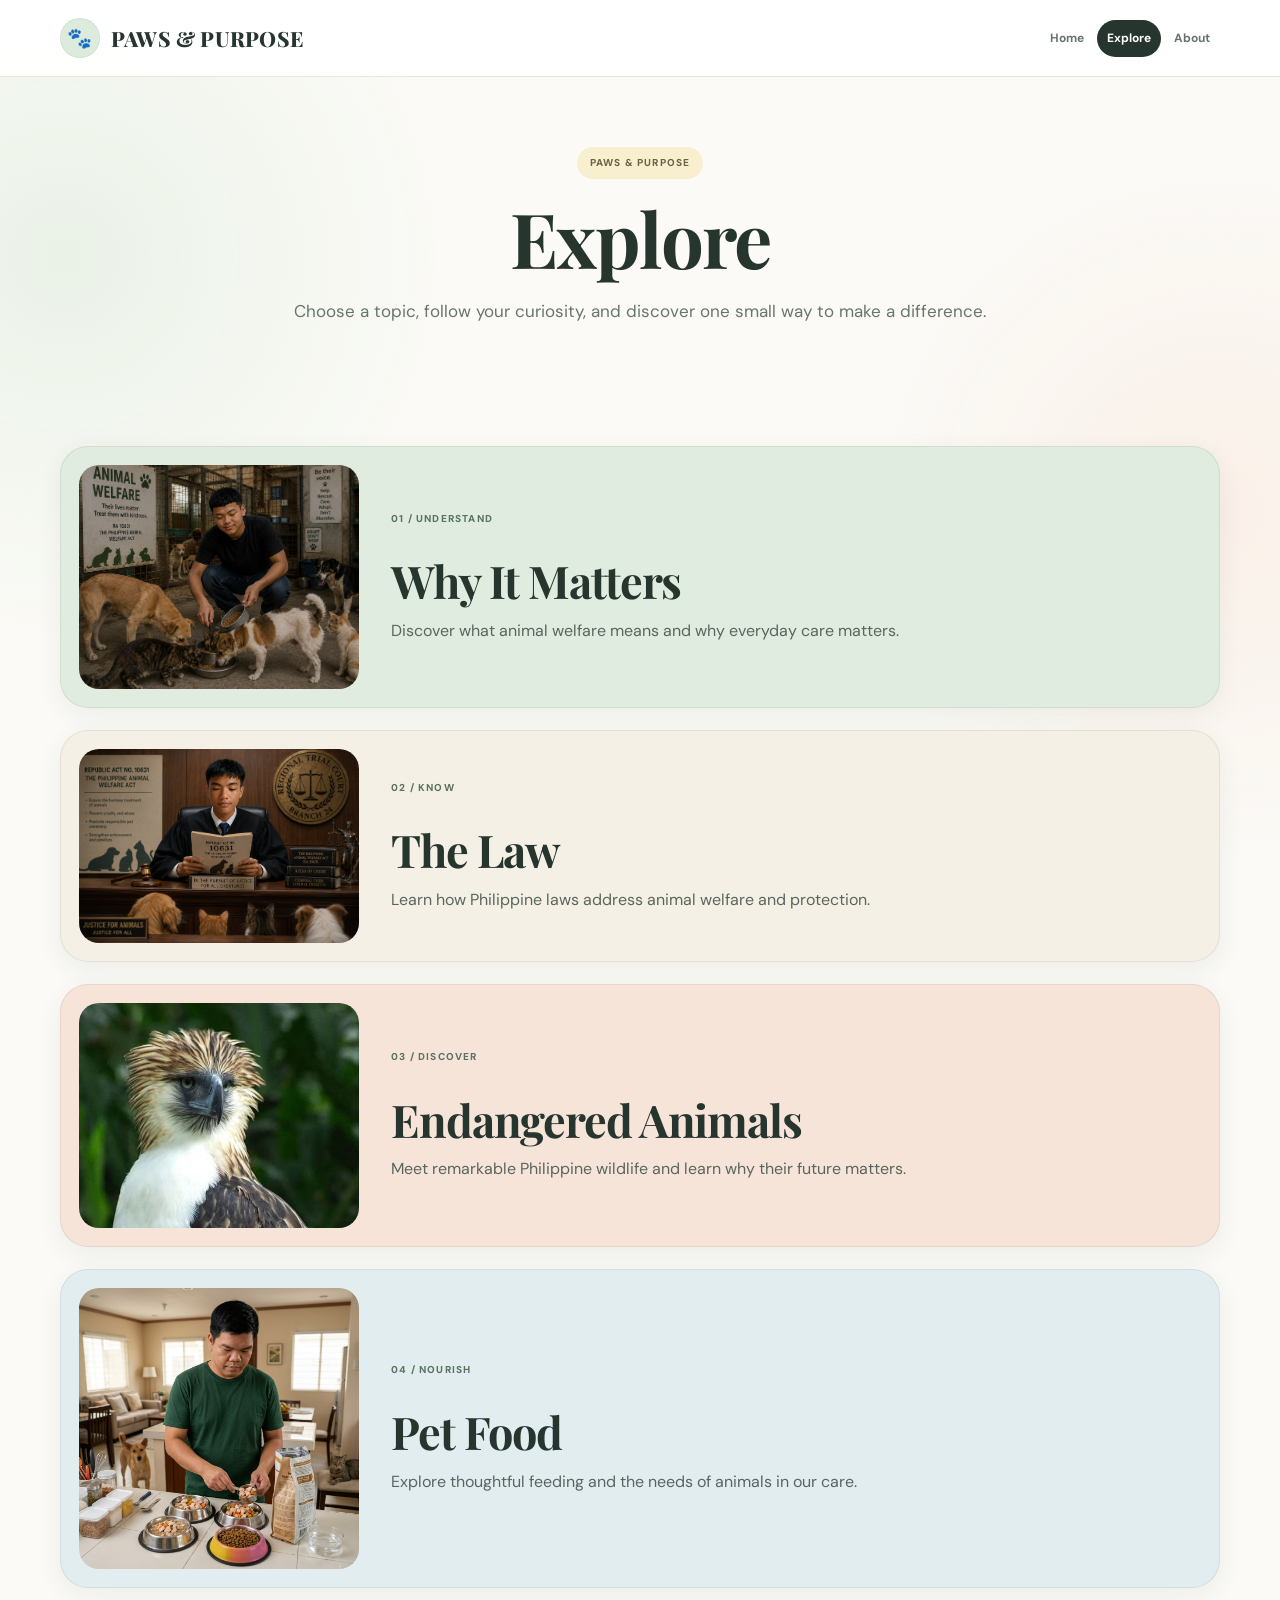
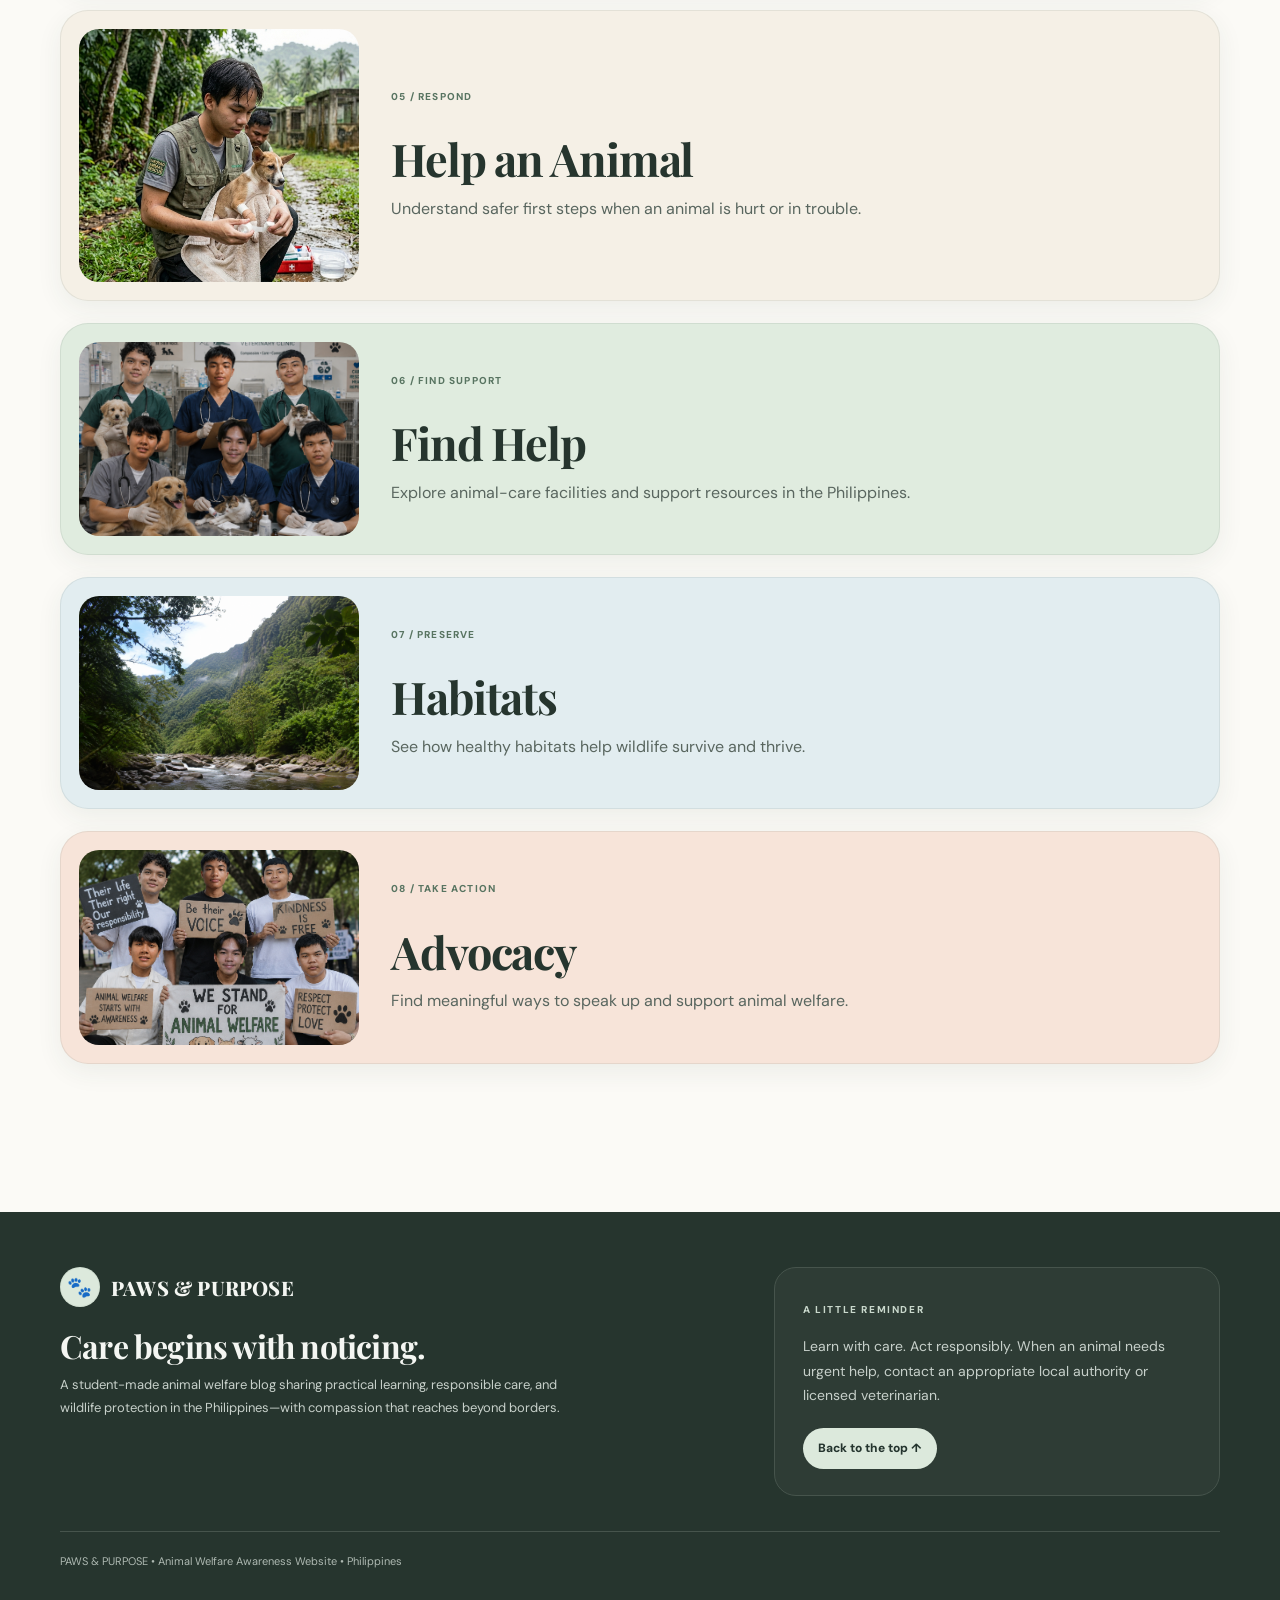
<file: explore.html>
<!DOCTYPE html>
<html lang="en">
<head>
<meta charset="UTF-8">
<meta name="viewport" content="width=device-width, initial-scale=1.0">
<title>PAWS & PURPOSE | Explore</title>
<link rel="stylesheet" href="style.css">
</head>
<body id="top">
<header class="site-header">
  <div class="container navbar">
    <a class="brand" href="index.html"><span class="brand-mark">🐾</span><span>PAWS & PURPOSE</span></a>
    <nav class="nav-links"><a class="" href="index.html">Home</a><a class="active" href="explore.html">Explore</a><a class="" href="about.html">About</a></nav>
  </div>
</header>
<main>
<section class="page-hero">
  <div class="container">
    <span class="kicker">PAWS & PURPOSE</span>
    <h1>Explore</h1>
    <p>Choose a topic, follow your curiosity, and discover one small way to make a difference.</p>
  </div>
</section>
<section class="section">
  <div class="container">
    <div class="explore-list">
      <a class="explore-topic explore-sage" href="importance.html">
        <div class="explore-topic-image"><img src="media/member3.png" alt="Why It Matters"></div>
        <div class="explore-topic-copy"><span class="explore-number">01 / UNDERSTAND</span><h2>Why It Matters</h2><p>Discover what animal welfare means and why everyday care matters.</p></div>
      </a>
      <a class="explore-topic explore-cream" href="animal-welfare-law.html">
        <div class="explore-topic-image"><img src="media/member2.png" alt="The Law"></div>
        <div class="explore-topic-copy"><span class="explore-number">02 / KNOW</span><h2>The Law</h2><p>Learn how Philippine laws address animal welfare and protection.</p></div>
      </a>
      <a class="explore-topic explore-peach" href="endangered.html">
        <div class="explore-topic-image"><img src="media/(Philippine Eagle).jpeg" alt="Endangered Animals"></div>
        <div class="explore-topic-copy"><span class="explore-number">03 / DISCOVER</span><h2>Endangered Animals</h2><p>Meet remarkable Philippine wildlife and learn why their future matters.</p></div>
      </a>
      <a class="explore-topic explore-blue" href="animal-food.html">
        <div class="explore-topic-image"><img src="media/member6.jpg" alt="Pet Food"></div>
        <div class="explore-topic-copy"><span class="explore-number">04 / NOURISH</span><h2>Pet Food</h2><p>Explore thoughtful feeding and the needs of animals in our care.</p></div>
      </a>
      <a class="explore-topic explore-cream" href="injured-animal.html">
        <div class="explore-topic-image"><img src="media/member5.jpg" alt="Help an Animal"></div>
        <div class="explore-topic-copy"><span class="explore-number">05 / RESPOND</span><h2>Help an Animal</h2><p>Understand safer first steps when an animal is hurt or in trouble.</p></div>
      </a>
      <a class="explore-topic explore-sage" href="facilities.html">
        <div class="explore-topic-image"><img src="media/clinic.png" alt="Find Help"></div>
        <div class="explore-topic-copy"><span class="explore-number">06 / FIND SUPPORT</span><h2>Find Help</h2><p>Explore animal-care facilities and support resources in the Philippines.</p></div>
      </a>
      <a class="explore-topic explore-blue" href="habitat.html">
        <div class="explore-topic-image"><img src="media/habitat.png" alt="Habitats"></div>
        <div class="explore-topic-copy"><span class="explore-number">07 / PRESERVE</span><h2>Habitats</h2><p>See how healthy habitats help wildlife survive and thrive.</p></div>
      </a>
      <a class="explore-topic explore-peach" href="advocacy.html">
        <div class="explore-topic-image"><img src="media/advocates.png" alt="Advocacy"></div>
        <div class="explore-topic-copy"><span class="explore-number">08 / TAKE ACTION</span><h2>Advocacy</h2><p>Find meaningful ways to speak up and support animal welfare.</p></div>
      </a>
    </div>
  </div>
</section>
</main>
<footer class="footer"><div class="container">
  <div class="footer-grid footer-home-grid">
    <div class="footer-brand-block"><a class="brand footer-brand" href="index.html"><span class="brand-mark">🐾</span><span>PAWS &amp; PURPOSE</span></a><h2>Care begins with noticing.</h2><p>A student-made animal welfare blog sharing practical learning, responsible care, and wildlife protection in the Philippines—with compassion that reaches beyond borders.</p></div>
    <div class="footer-note"><span class="footer-kicker">A little reminder</span><p>Learn with care. Act responsibly. When an animal needs urgent help, contact an appropriate local authority or licensed veterinarian.</p><div class="footer-actions"><a class="footer-back-top" href="#top">Back to the top ↑</a></div></div>
  </div>
  <div class="footer-bottom">PAWS &amp; PURPOSE <span>•</span> Animal Welfare Awareness Website <span>•</span> Philippines</div>
</div></footer>
</body>
</html>
</file>
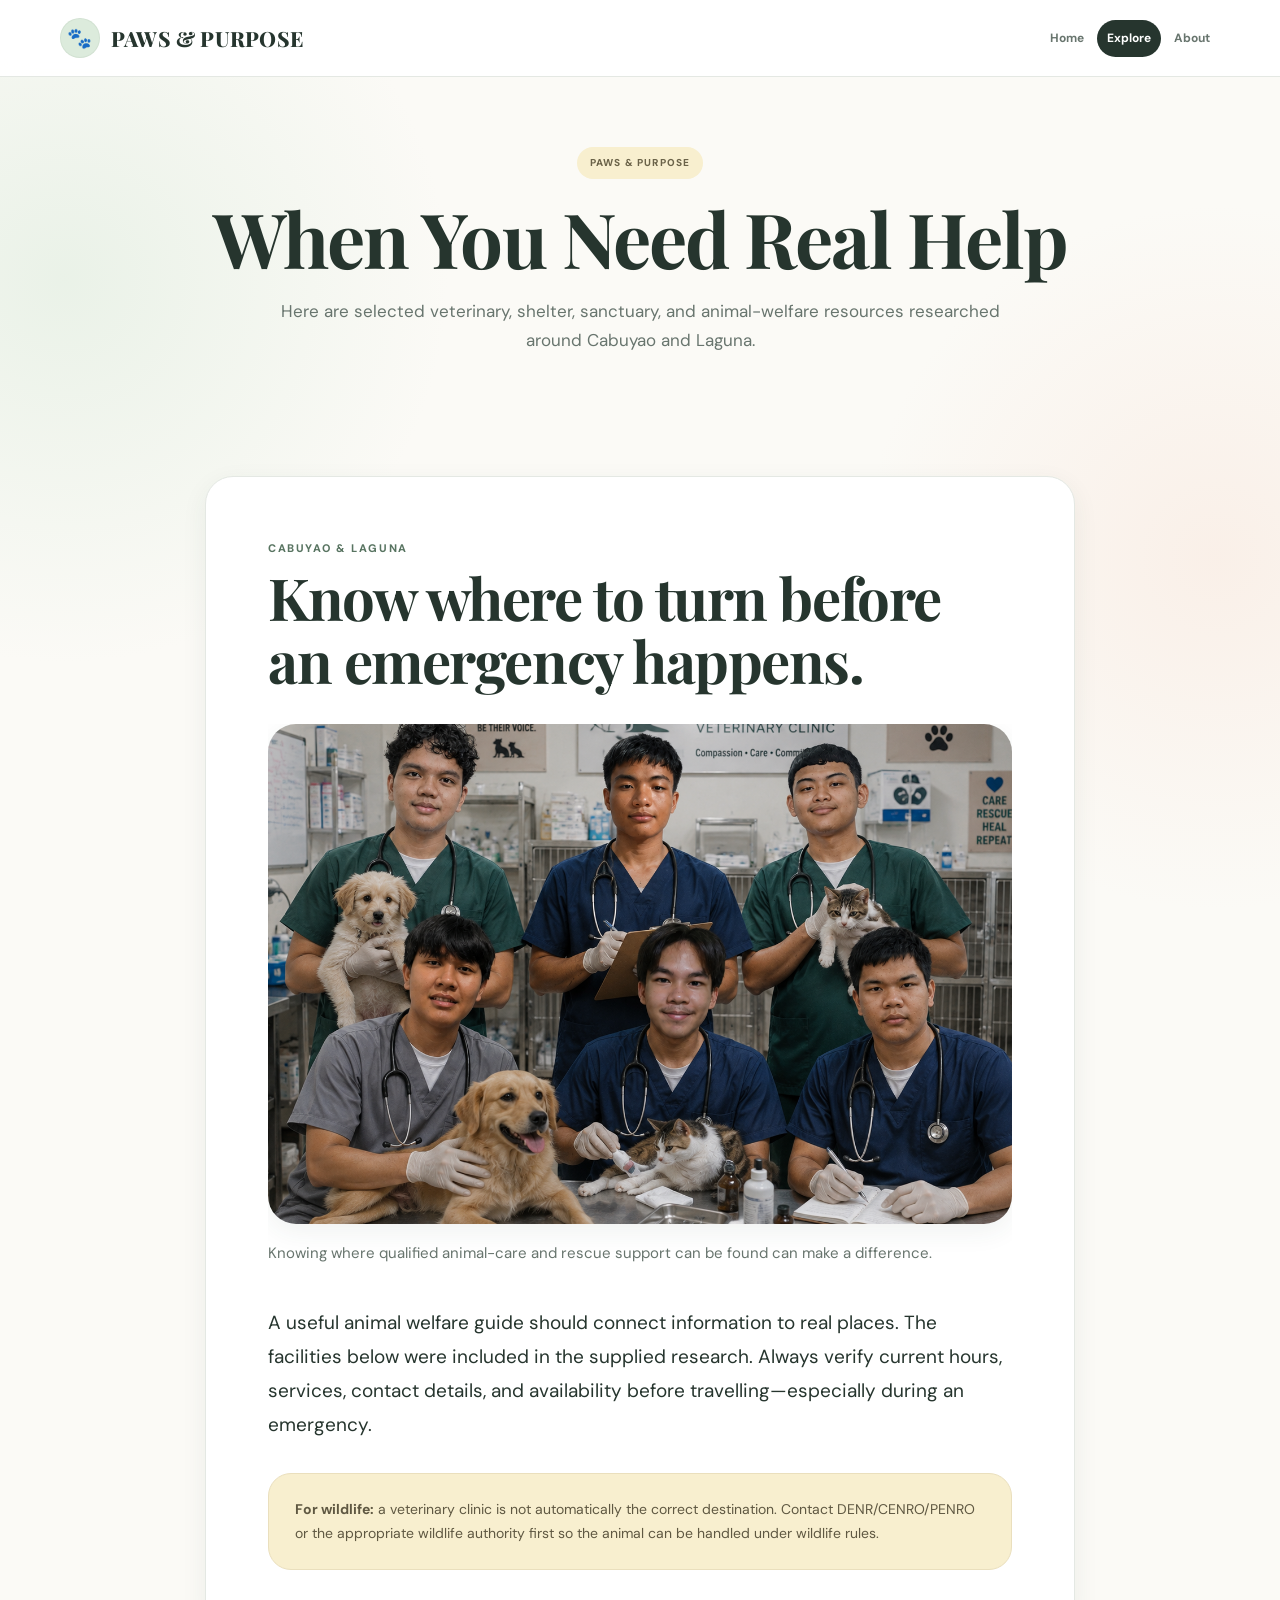
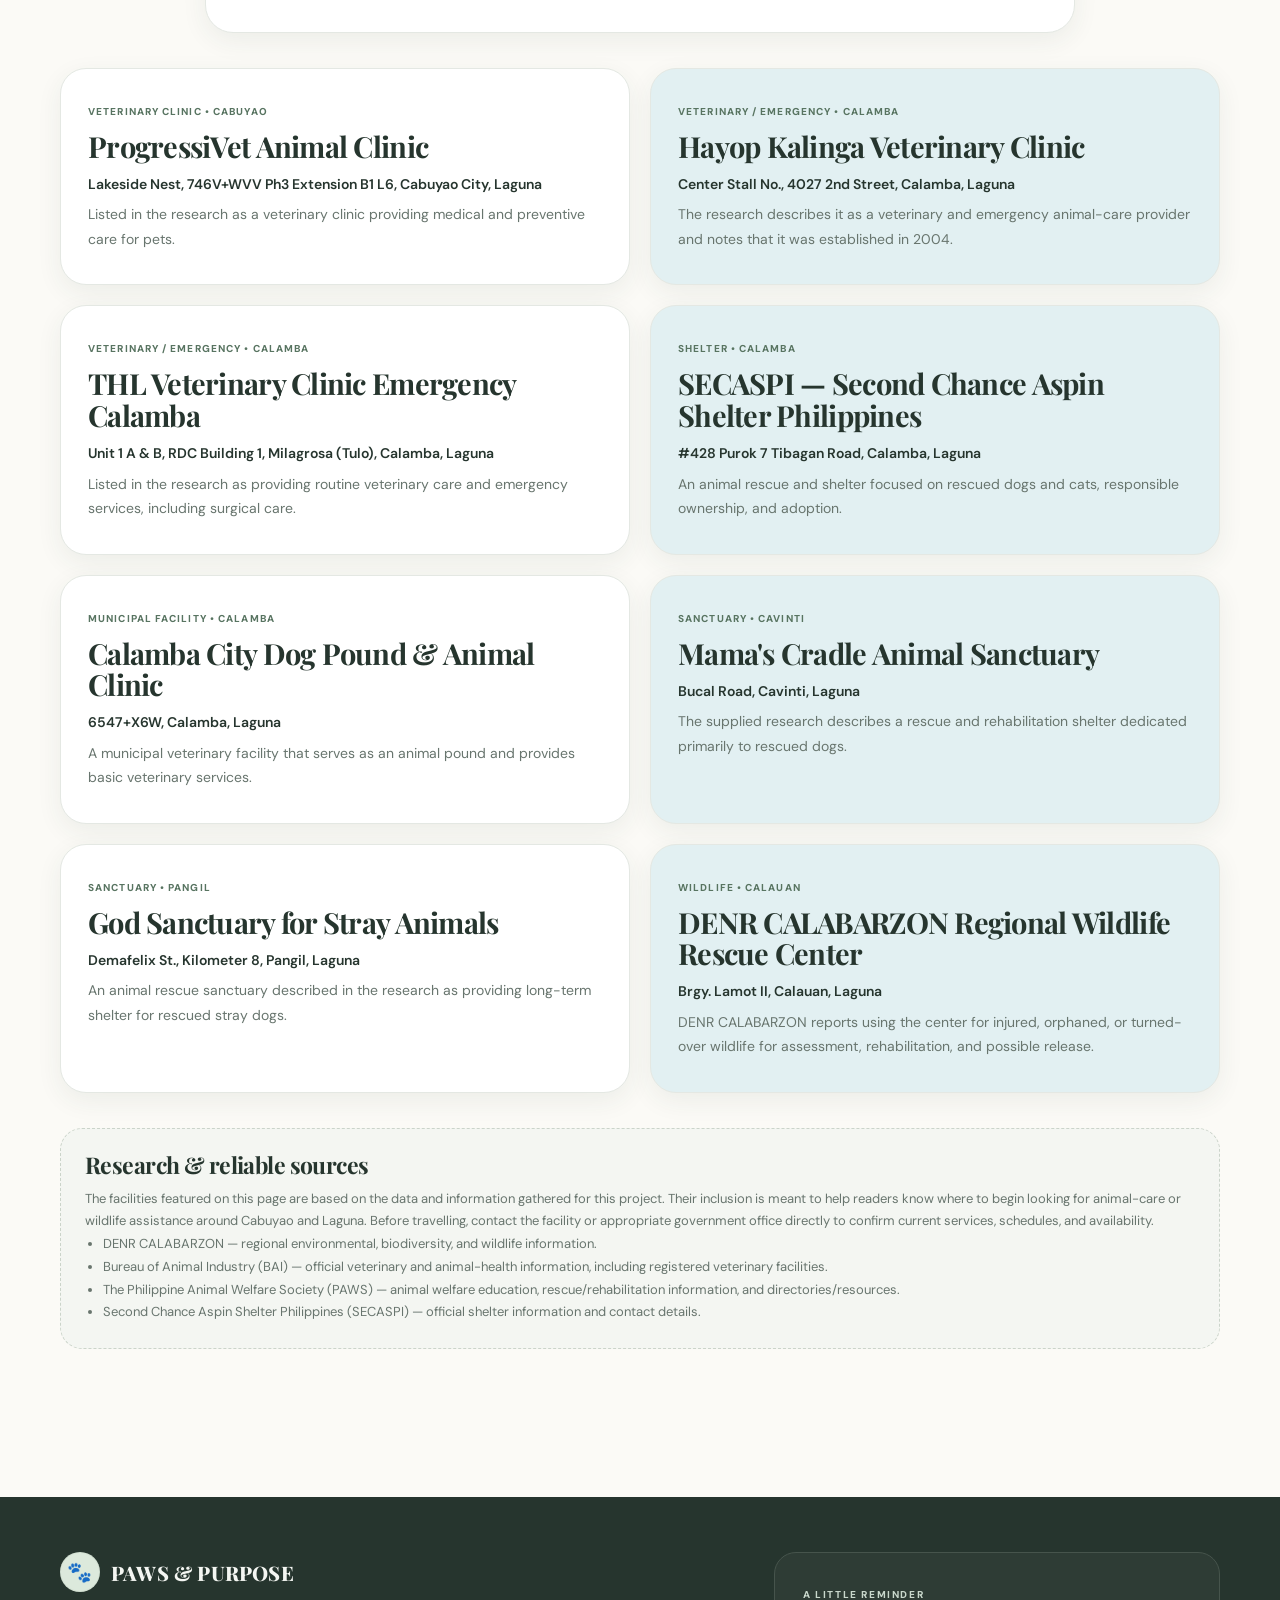
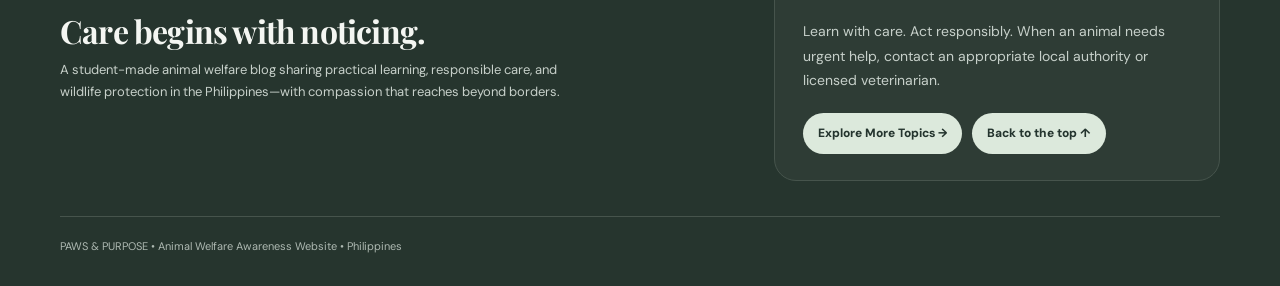
<file: facilities.html>
<!DOCTYPE html>
<html lang="en">
<head>
<meta charset="UTF-8">
<meta name="viewport" content="width=device-width, initial-scale=1.0">
<title>PAWS & PURPOSE</title>
<link rel="stylesheet" href="style.css">
</head>
<body id="top">
<header class="site-header">
  <div class="container navbar">
    <a class="brand" href="index.html"><span class="brand-mark">🐾</span><span>PAWS & PURPOSE</span></a>
    <nav class="nav-links"><a class="" href="index.html">Home</a><a class="active" href="explore.html">Explore</a><a class="" href="about.html">About</a></nav>
  </div>
</header>
<main>
<section class="page-hero">
  <div class="container">
    <span class="kicker">PAWS & PURPOSE</span>
    <h1>When You Need Real Help</h1>
    <p>Here are selected veterinary, shelter, sanctuary, and animal-welfare resources researched around Cabuyao and Laguna.</p>
  </div>
</section>
<section class="section"><div class="container"><article class="article">
<span class="eyebrow">Cabuyao & Laguna</span><h2>Know where to turn before an emergency happens.</h2>
<div class="story-image member-highlight">
  <img src="media/clinic.png" alt="Members assisting a veterinarian or animal rescuer">
  <div class="story-caption">Knowing where qualified animal-care and rescue support can be found can make a difference.</div>
</div>
<p class="lead">A useful animal welfare guide should connect information to real places. The facilities below were included in the supplied research. Always verify current hours, services, contact details, and availability before travelling—especially during an emergency.</p>
<div class="warning"><strong>For wildlife:</strong> a veterinary clinic is not automatically the correct destination. Contact DENR/CENRO/PENRO or the appropriate wildlife authority first so the animal can be handled under wildlife rules.</div>
</article>
<div class="facility-grid">
<article class="facility"><span class="tag">Veterinary Clinic • Cabuyao</span><h3>ProgressiVet Animal Clinic</h3><p class="address">Lakeside Nest, 746V+WVV Ph3 Extension B1 L6, Cabuyao City, Laguna</p><p>Listed in the research as a veterinary clinic providing medical and preventive care for pets.</p></article>
<article class="facility"><span class="tag">Veterinary / Emergency • Calamba</span><h3>Hayop Kalinga Veterinary Clinic</h3><p class="address">Center Stall No., 4027 2nd Street, Calamba, Laguna</p><p>The research describes it as a veterinary and emergency animal-care provider and notes that it was established in 2004.</p></article>
<article class="facility"><span class="tag">Veterinary / Emergency • Calamba</span><h3>THL Veterinary Clinic Emergency Calamba</h3><p class="address">Unit 1 A & B, RDC Building 1, Milagrosa (Tulo), Calamba, Laguna</p><p>Listed in the research as providing routine veterinary care and emergency services, including surgical care.</p></article>
<article class="facility"><span class="tag">Shelter • Calamba</span><h3>SECASPI — Second Chance Aspin Shelter Philippines</h3><p class="address">#428 Purok 7 Tibagan Road, Calamba, Laguna</p><p>An animal rescue and shelter focused on rescued dogs and cats, responsible ownership, and adoption.</p></article>
<article class="facility"><span class="tag">Municipal Facility • Calamba</span><h3>Calamba City Dog Pound & Animal Clinic</h3><p class="address">6547+X6W, Calamba, Laguna</p><p>A municipal veterinary facility that serves as an animal pound and provides basic veterinary services.</p></article>
<article class="facility"><span class="tag">Sanctuary • Cavinti</span><h3>Mama's Cradle Animal Sanctuary</h3><p class="address">Bucal Road, Cavinti, Laguna</p><p>The supplied research describes a rescue and rehabilitation shelter dedicated primarily to rescued dogs.</p></article>
<article class="facility"><span class="tag">Sanctuary • Pangil</span><h3>God Sanctuary for Stray Animals</h3><p class="address">Demafelix St., Kilometer 8, Pangil, Laguna</p><p>An animal rescue sanctuary described in the research as providing long-term shelter for rescued stray dogs.</p></article>
<article class="facility"><span class="tag">Wildlife • Calauan</span><h3>DENR CALABARZON Regional Wildlife Rescue Center</h3><p class="address">Brgy. Lamot II, Calauan, Laguna</p><p>DENR CALABARZON reports using the center for injured, orphaned, or turned-over wildlife for assessment, rehabilitation, and possible release.</p></article>
</div>
<div class="source-box"><h3>Research & reliable sources</h3><p>The facilities featured on this page are based on the data and information gathered for this project. Their inclusion is meant to help readers know where to begin looking for animal-care or wildlife assistance around Cabuyao and Laguna. Before travelling, contact the facility or appropriate government office directly to confirm current services, schedules, and availability.</p><ul><li><a href="https://calabarzon.denr.gov.ph/" target="_blank" rel="noopener">DENR CALABARZON</a> — regional environmental, biodiversity, and wildlife information.</li><li><a href="https://www.bai.gov.ph/" target="_blank" rel="noopener">Bureau of Animal Industry (BAI)</a> — official veterinary and animal-health information, including registered veterinary facilities.</li><li><a href="https://paws.org.ph/" target="_blank" rel="noopener">The Philippine Animal Welfare Society (PAWS)</a> — animal welfare education, rescue/rehabilitation information, and directories/resources.</li><li><a href="https://secaspi.com/" target="_blank" rel="noopener">Second Chance Aspin Shelter Philippines (SECASPI)</a> — official shelter information and contact details.</li></ul></div>
</div></section></main><footer class="footer"><div class="container">
  <div class="footer-grid footer-home-grid">
    <div class="footer-brand-block"><a class="brand footer-brand" href="index.html"><span class="brand-mark">🐾</span><span>PAWS &amp; PURPOSE</span></a><h2>Care begins with noticing.</h2><p>A student-made animal welfare blog sharing practical learning, responsible care, and wildlife protection in the Philippines—with compassion that reaches beyond borders.</p></div>
    <div class="footer-note"><span class="footer-kicker">A little reminder</span><p>Learn with care. Act responsibly. When an animal needs urgent help, contact an appropriate local authority or licensed veterinarian.</p><div class="footer-actions"><a class="footer-explore" href="explore.html">Explore More Topics →</a><a class="footer-back-top" href="#top">Back to the top ↑</a></div></div>
  </div>
  <div class="footer-bottom">PAWS &amp; PURPOSE <span>•</span> Animal Welfare Awareness Website <span>•</span> Philippines</div>
</div></footer>
</body>
</html>
</file>
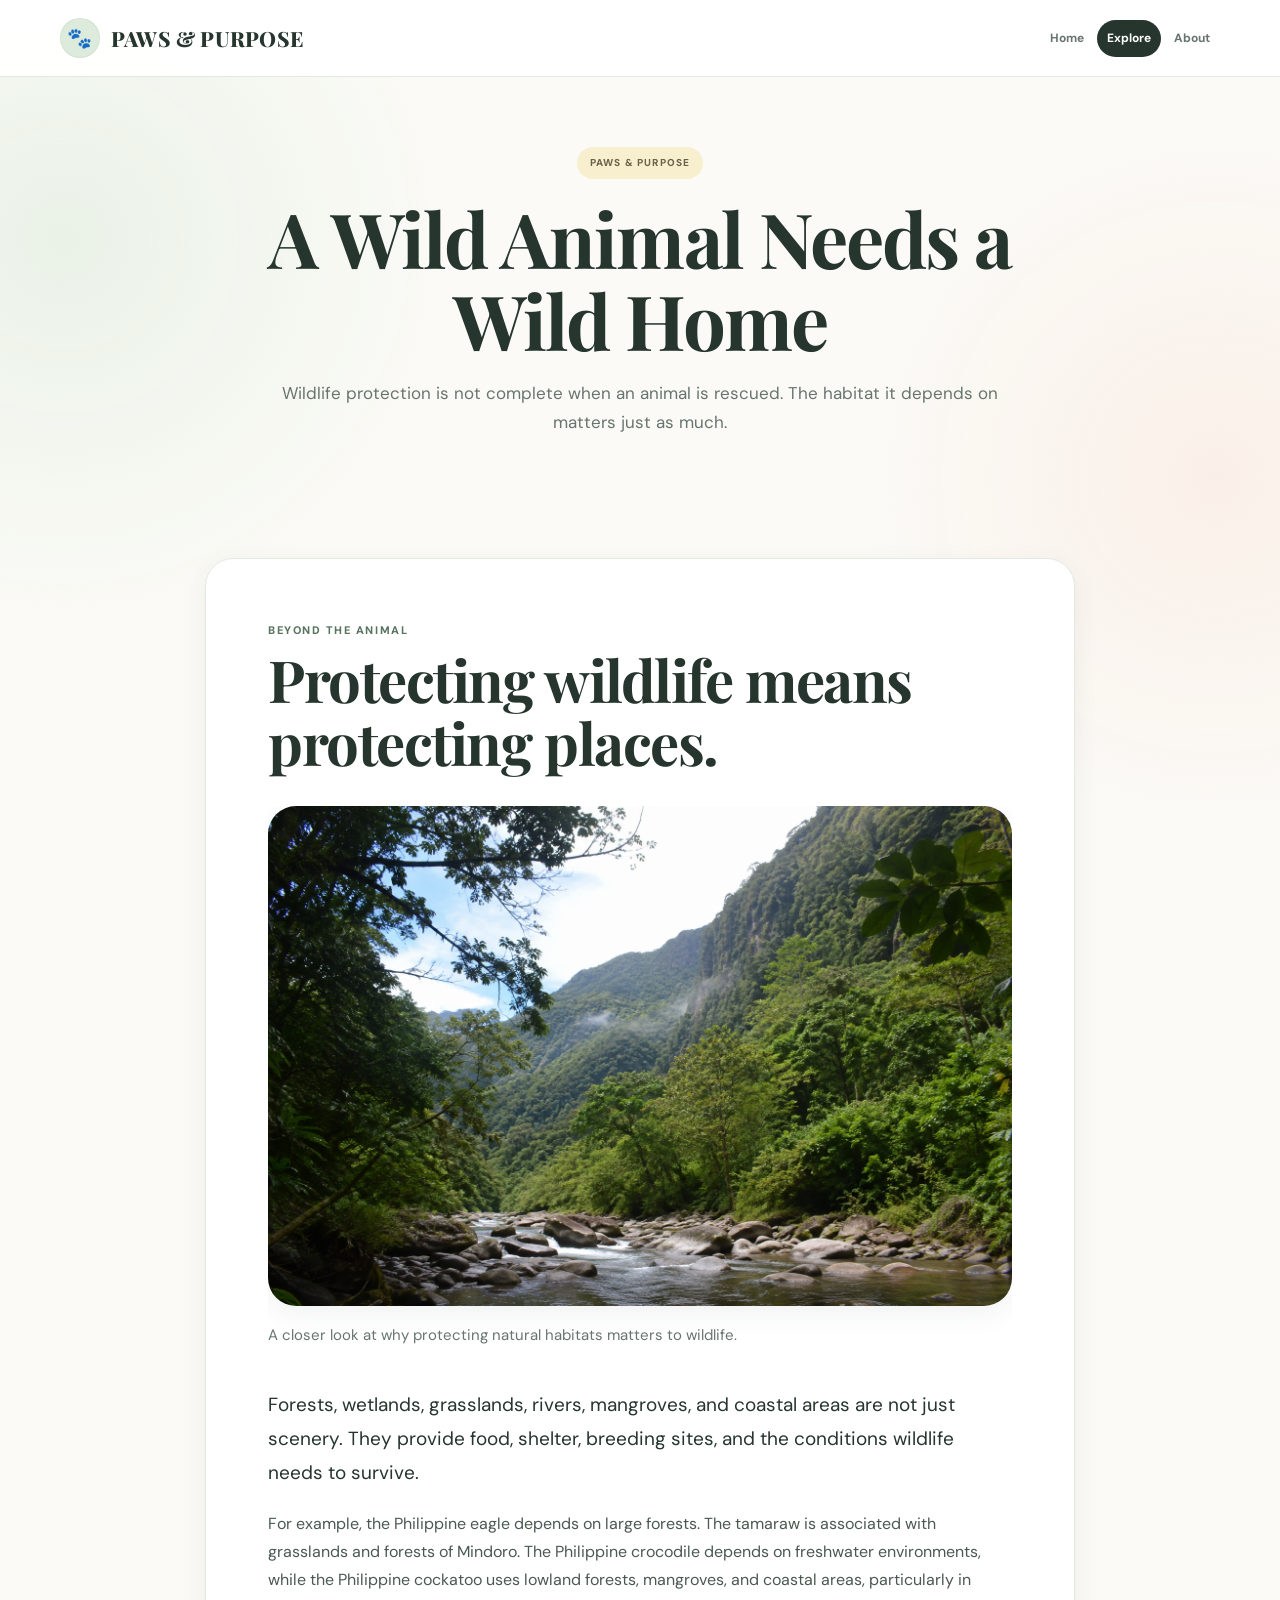
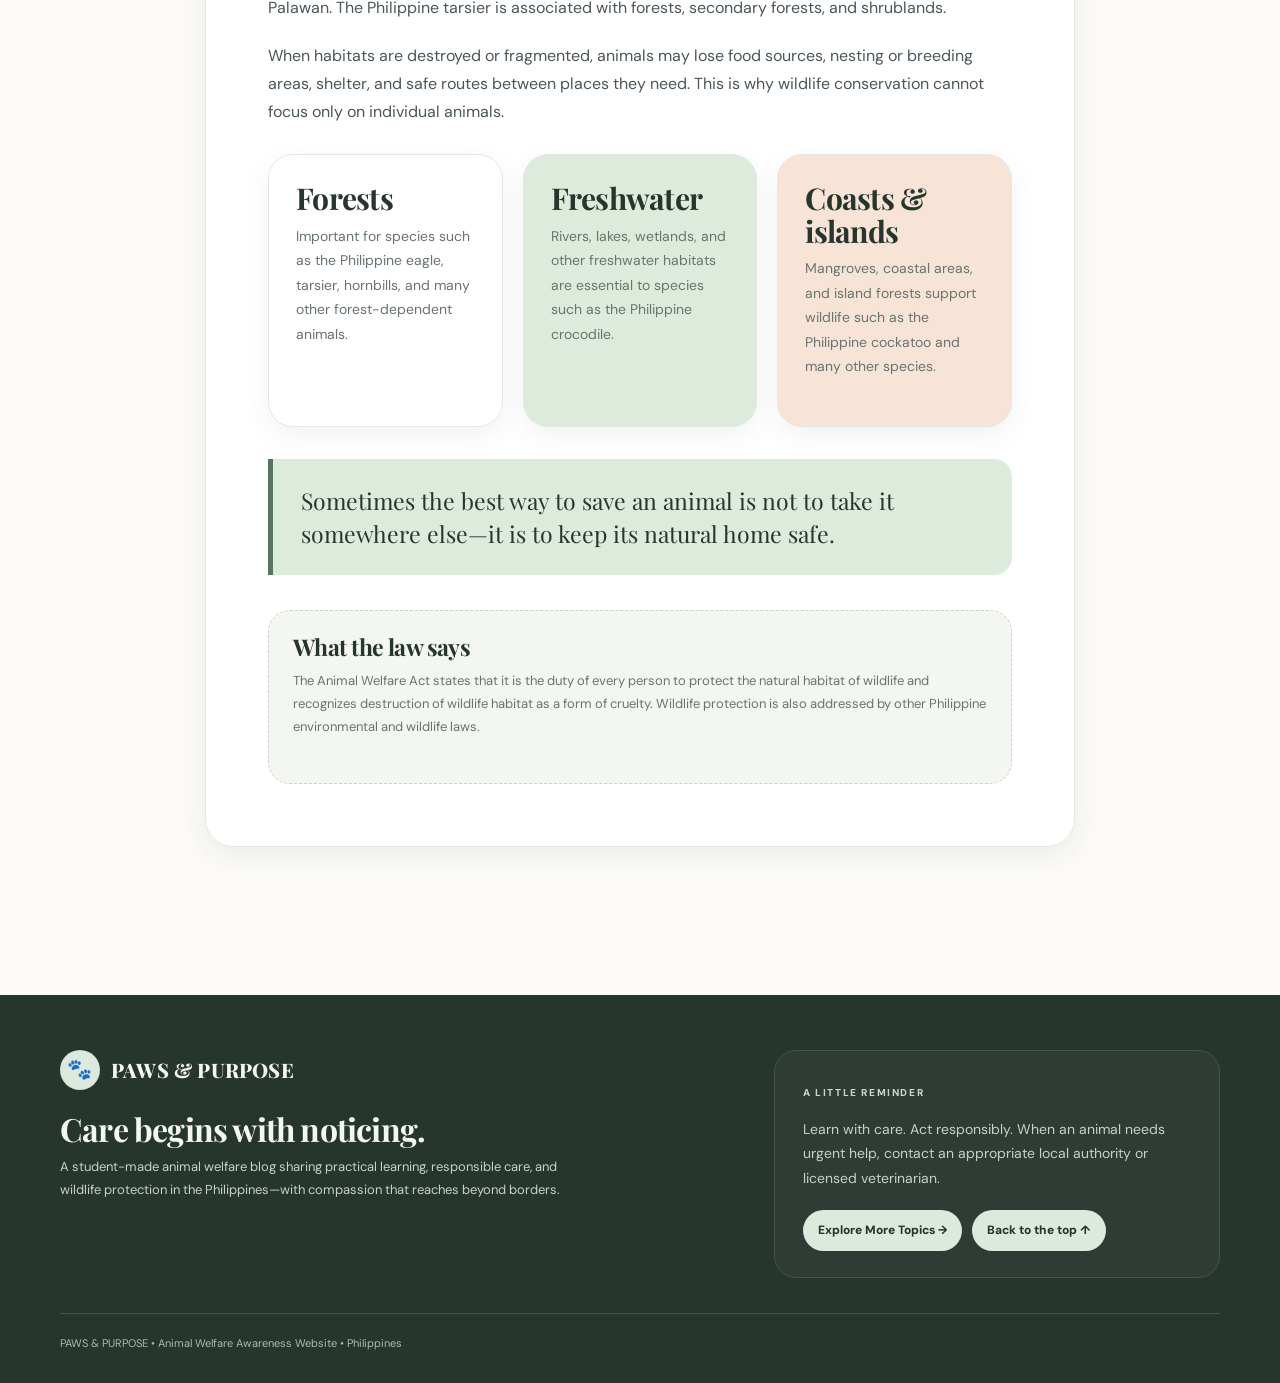
<file: habitat.html>
<!DOCTYPE html>
<html lang="en">
<head>
<meta charset="UTF-8">
<meta name="viewport" content="width=device-width, initial-scale=1.0">
<title>PAWS & PURPOSE</title>
<link rel="stylesheet" href="style.css">
</head>
<body id="top">
<header class="site-header">
  <div class="container navbar">
    <a class="brand" href="index.html"><span class="brand-mark">🐾</span><span>PAWS & PURPOSE</span></a>
    <nav class="nav-links"><a class="" href="index.html">Home</a><a class="active" href="explore.html">Explore</a><a class="" href="about.html">About</a></nav>
  </div>
</header>
<main>
<section class="page-hero">
  <div class="container">
    <span class="kicker">PAWS & PURPOSE</span>
    <h1>A Wild Animal Needs a Wild Home</h1>
    <p>Wildlife protection is not complete when an animal is rescued. The habitat it depends on matters just as much.</p>
  </div>
</section>
<section class="section"><div class="container"><article class="article">
<span class="eyebrow">Beyond the animal</span><h2>Protecting wildlife means protecting places.</h2>
<div class="story-image member-highlight">
  <img src="media/habitat.png" alt="Large forest and river habitat">
  <div class="story-caption">A closer look at why protecting natural habitats matters to wildlife.</div>
</div>
<p class="lead">Forests, wetlands, grasslands, rivers, mangroves, and coastal areas are not just scenery. They provide food, shelter, breeding sites, and the conditions wildlife needs to survive.</p>
<p>For example, the Philippine eagle depends on large forests. The tamaraw is associated with grasslands and forests of Mindoro. The Philippine crocodile depends on freshwater environments, while the Philippine cockatoo uses lowland forests, mangroves, and coastal areas, particularly in Palawan. The Philippine tarsier is associated with forests, secondary forests, and shrublands.</p>
<p>When habitats are destroyed or fragmented, animals may lose food sources, nesting or breeding areas, shelter, and safe routes between places they need. This is why wildlife conservation cannot focus only on individual animals.</p>
<div class="callout-grid">
<div class="callout"><h3>Forests</h3><p>Important for species such as the Philippine eagle, tarsier, hornbills, and many other forest-dependent animals.</p></div>
<div class="callout"><h3>Freshwater</h3><p>Rivers, lakes, wetlands, and other freshwater habitats are essential to species such as the Philippine crocodile.</p></div>
<div class="callout"><h3>Coasts & islands</h3><p>Mangroves, coastal areas, and island forests support wildlife such as the Philippine cockatoo and many other species.</p></div>
</div>
<div class="quote">Sometimes the best way to save an animal is not to take it somewhere else—it is to keep its natural home safe.</div>
<div class="source-box"><h3>What the law says</h3><p>The Animal Welfare Act states that it is the duty of every person to protect the natural habitat of wildlife and recognizes destruction of wildlife habitat as a form of cruelty. Wildlife protection is also addressed by other Philippine environmental and wildlife laws.</p></div>
</article></div></section></main><footer class="footer"><div class="container">
  <div class="footer-grid footer-home-grid">
    <div class="footer-brand-block"><a class="brand footer-brand" href="index.html"><span class="brand-mark">🐾</span><span>PAWS &amp; PURPOSE</span></a><h2>Care begins with noticing.</h2><p>A student-made animal welfare blog sharing practical learning, responsible care, and wildlife protection in the Philippines—with compassion that reaches beyond borders.</p></div>
    <div class="footer-note"><span class="footer-kicker">A little reminder</span><p>Learn with care. Act responsibly. When an animal needs urgent help, contact an appropriate local authority or licensed veterinarian.</p><div class="footer-actions"><a class="footer-explore" href="explore.html">Explore More Topics →</a><a class="footer-back-top" href="#top">Back to the top ↑</a></div></div>
  </div>
  <div class="footer-bottom">PAWS &amp; PURPOSE <span>•</span> Animal Welfare Awareness Website <span>•</span> Philippines</div>
</div></footer>
</body>
</html>
</file>
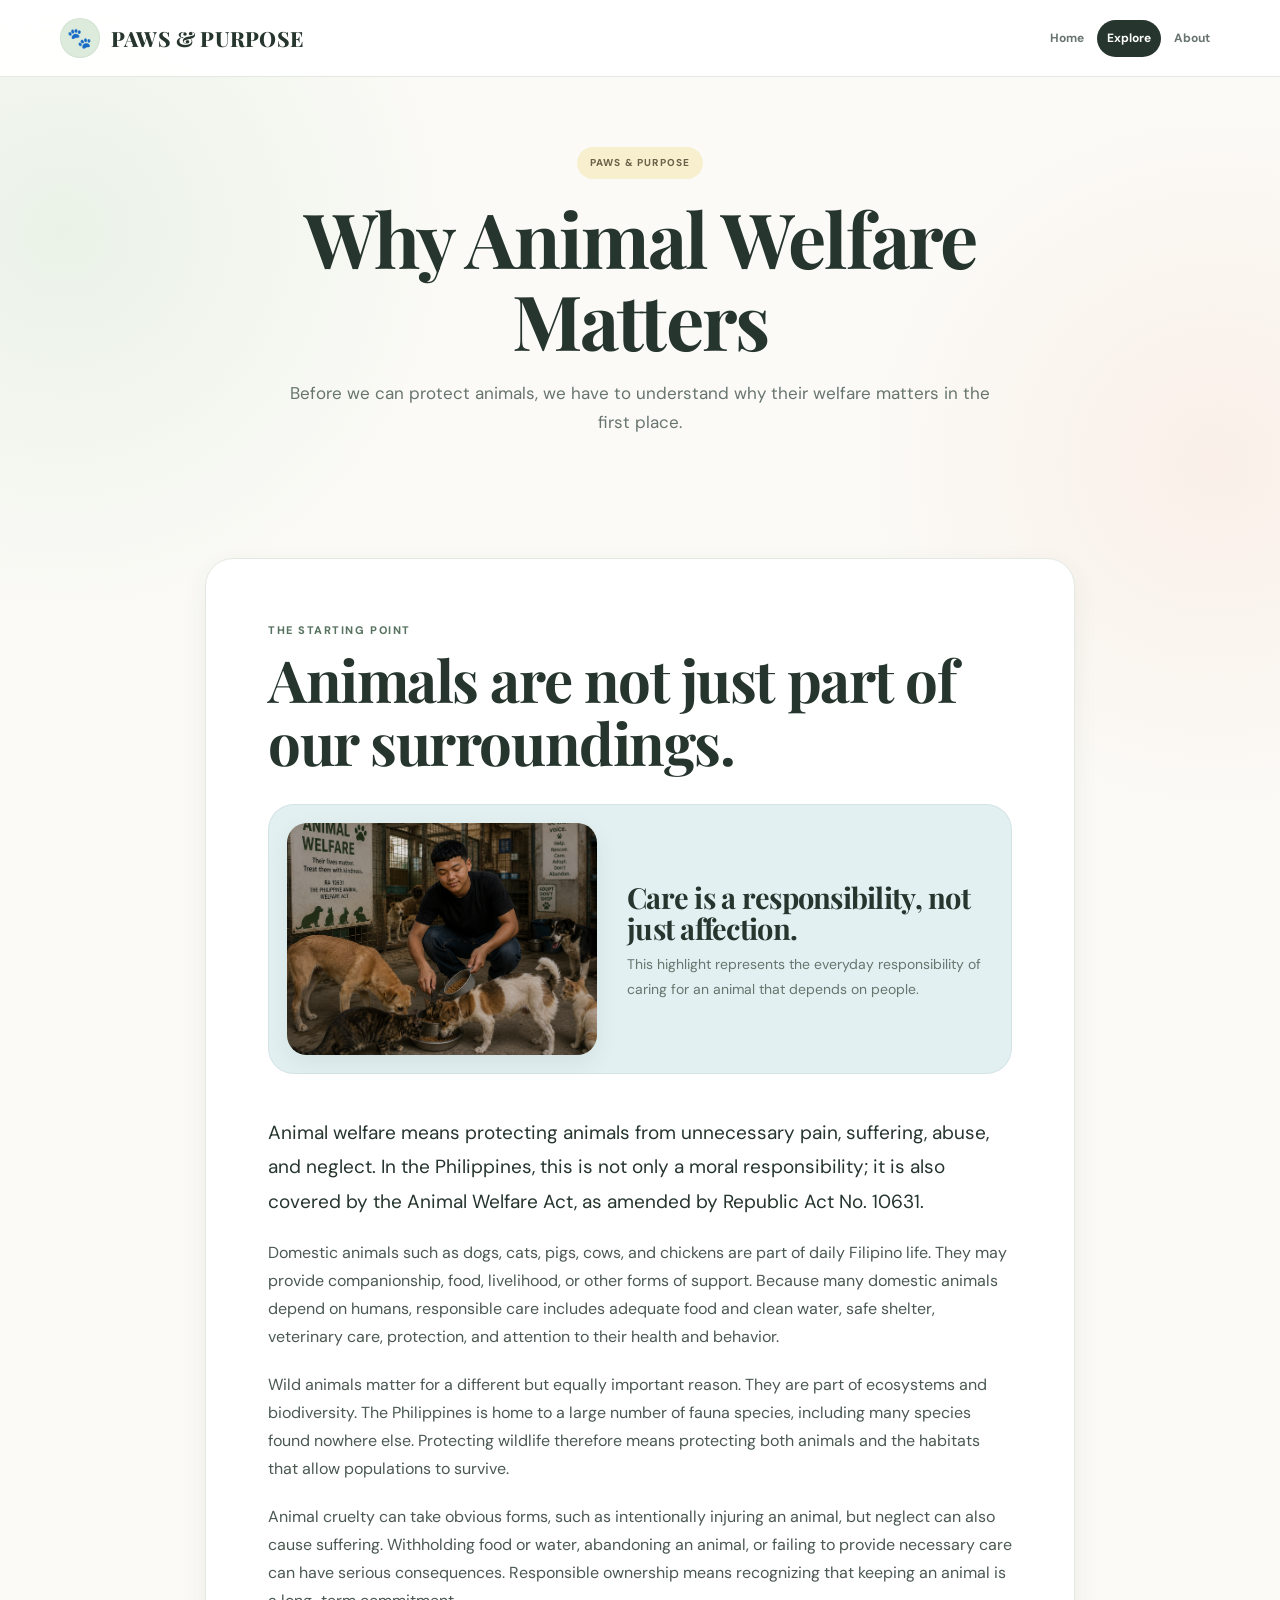
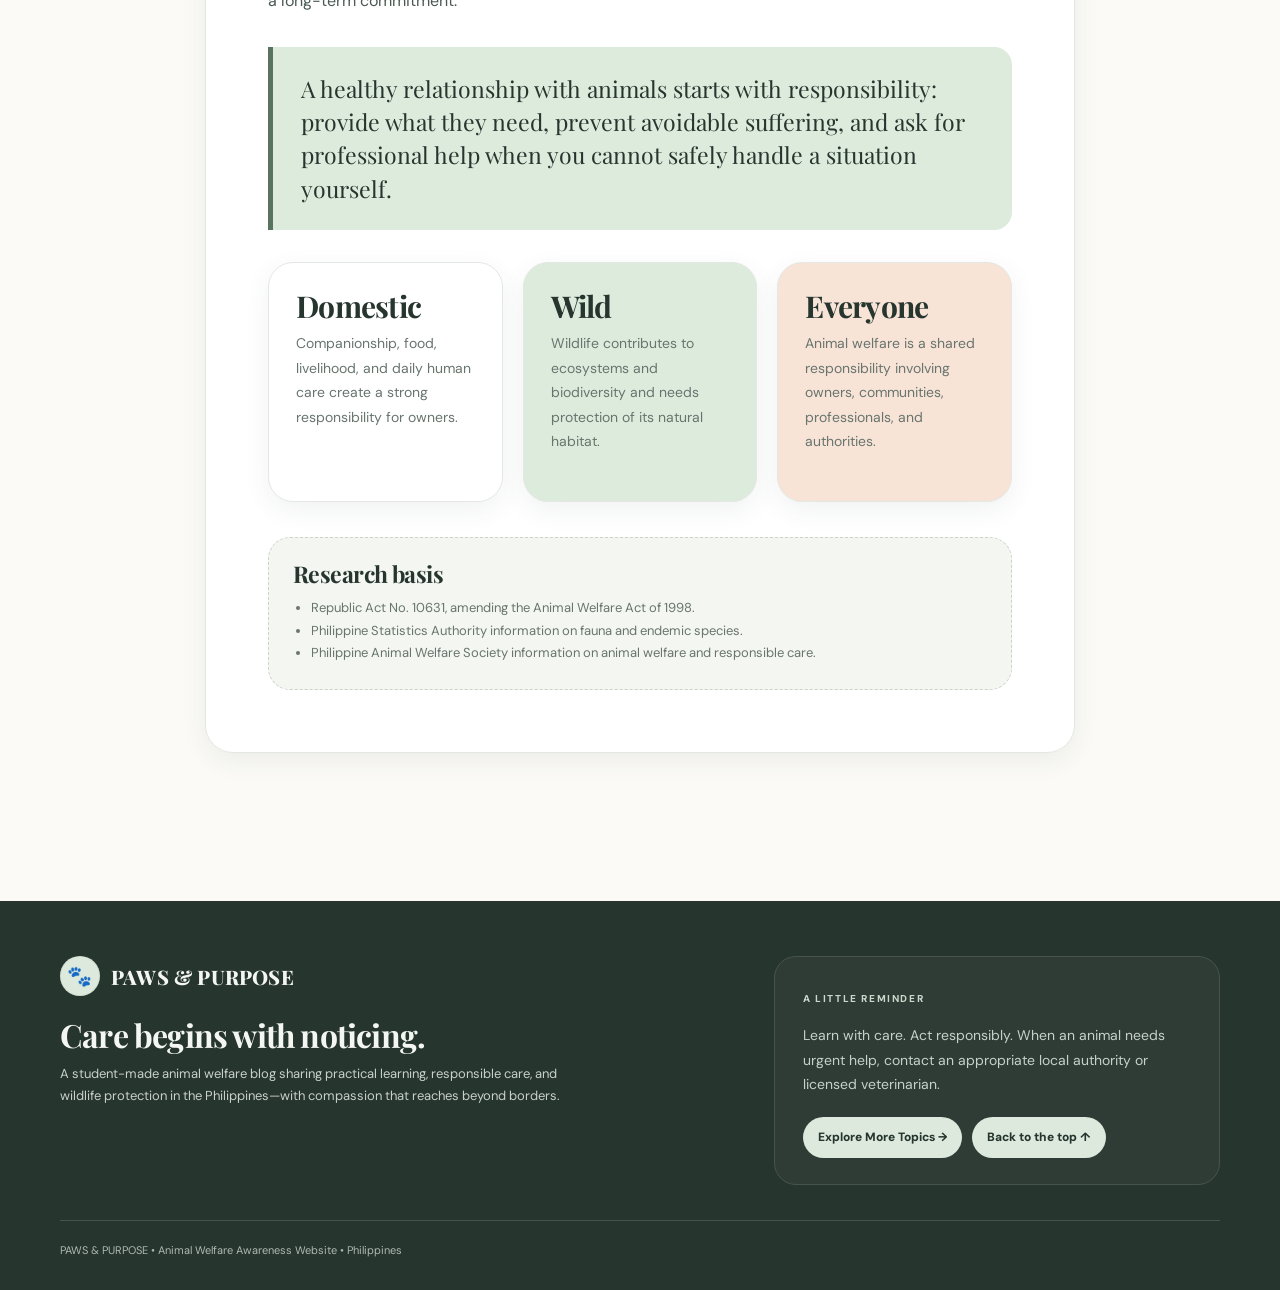
<file: importance.html>
<!DOCTYPE html>
<html lang="en">
<head>
<meta charset="UTF-8">
<meta name="viewport" content="width=device-width, initial-scale=1.0">
<title>PAWS & PURPOSE</title>
<link rel="stylesheet" href="style.css">
</head>
<body id="top">
<header class="site-header">
  <div class="container navbar">
    <a class="brand" href="index.html"><span class="brand-mark">🐾</span><span>PAWS & PURPOSE</span></a>
    <nav class="nav-links"><a class="" href="index.html">Home</a><a class="active" href="explore.html">Explore</a><a class="" href="about.html">About</a></nav>
  </div>
</header>
<main>
<section class="page-hero">
  <div class="container">
    <span class="kicker">PAWS & PURPOSE</span>
    <h1>Why Animal Welfare Matters</h1>
    <p>Before we can protect animals, we have to understand why their welfare matters in the first place.</p>
  </div>
</section>
<section class="section">
<div class="container">
<article class="article">
  <span class="eyebrow">The starting point</span>
  <h2>Animals are not just part of our surroundings.</h2>
<div class="member-highlight">
  <div class="member-photo"><img src="media/member3.png" alt="Care is a responsibility, not just affection."></div>
  <div class="member-copy"><h3>Care is a responsibility, not just affection.</h3><p>This highlight represents the everyday responsibility of caring for an animal that depends on people.</p></div>
</div>
  <p class="lead">Animal welfare means protecting animals from unnecessary pain, suffering, abuse, and neglect. In the Philippines, this is not only a moral responsibility; it is also covered by the Animal Welfare Act, as amended by Republic Act No. 10631.</p>
  <p>Domestic animals such as dogs, cats, pigs, cows, and chickens are part of daily Filipino life. They may provide companionship, food, livelihood, or other forms of support. Because many domestic animals depend on humans, responsible care includes adequate food and clean water, safe shelter, veterinary care, protection, and attention to their health and behavior.</p>
  <p>Wild animals matter for a different but equally important reason. They are part of ecosystems and biodiversity. The Philippines is home to a large number of fauna species, including many species found nowhere else. Protecting wildlife therefore means protecting both animals and the habitats that allow populations to survive.</p>
  <p>Animal cruelty can take obvious forms, such as intentionally injuring an animal, but neglect can also cause suffering. Withholding food or water, abandoning an animal, or failing to provide necessary care can have serious consequences. Responsible ownership means recognizing that keeping an animal is a long-term commitment.</p>
  <div class="quote">A healthy relationship with animals starts with responsibility: provide what they need, prevent avoidable suffering, and ask for professional help when you cannot safely handle a situation yourself.</div>
  <div class="callout-grid">
    <div class="callout"><h3>Domestic</h3><p>Companionship, food, livelihood, and daily human care create a strong responsibility for owners.</p></div>
    <div class="callout"><h3>Wild</h3><p>Wildlife contributes to ecosystems and biodiversity and needs protection of its natural habitat.</p></div>
    <div class="callout"><h3>Everyone</h3><p>Animal welfare is a shared responsibility involving owners, communities, professionals, and authorities.</p></div>
  </div>
  <div class="source-box"><h3>Research basis</h3><ul><li>Republic Act No. 10631, amending the Animal Welfare Act of 1998.</li><li>Philippine Statistics Authority information on fauna and endemic species.</li><li>Philippine Animal Welfare Society information on animal welfare and responsible care.</li></ul></div>
</article>
</div></section></main><footer class="footer"><div class="container">
  <div class="footer-grid footer-home-grid">
    <div class="footer-brand-block"><a class="brand footer-brand" href="index.html"><span class="brand-mark">🐾</span><span>PAWS &amp; PURPOSE</span></a><h2>Care begins with noticing.</h2><p>A student-made animal welfare blog sharing practical learning, responsible care, and wildlife protection in the Philippines—with compassion that reaches beyond borders.</p></div>
    <div class="footer-note"><span class="footer-kicker">A little reminder</span><p>Learn with care. Act responsibly. When an animal needs urgent help, contact an appropriate local authority or licensed veterinarian.</p><div class="footer-actions"><a class="footer-explore" href="explore.html">Explore More Topics →</a><a class="footer-back-top" href="#top">Back to the top ↑</a></div></div>
  </div>
  <div class="footer-bottom">PAWS &amp; PURPOSE <span>•</span> Animal Welfare Awareness Website <span>•</span> Philippines</div>
</div></footer>
</body>
</html>
</file>
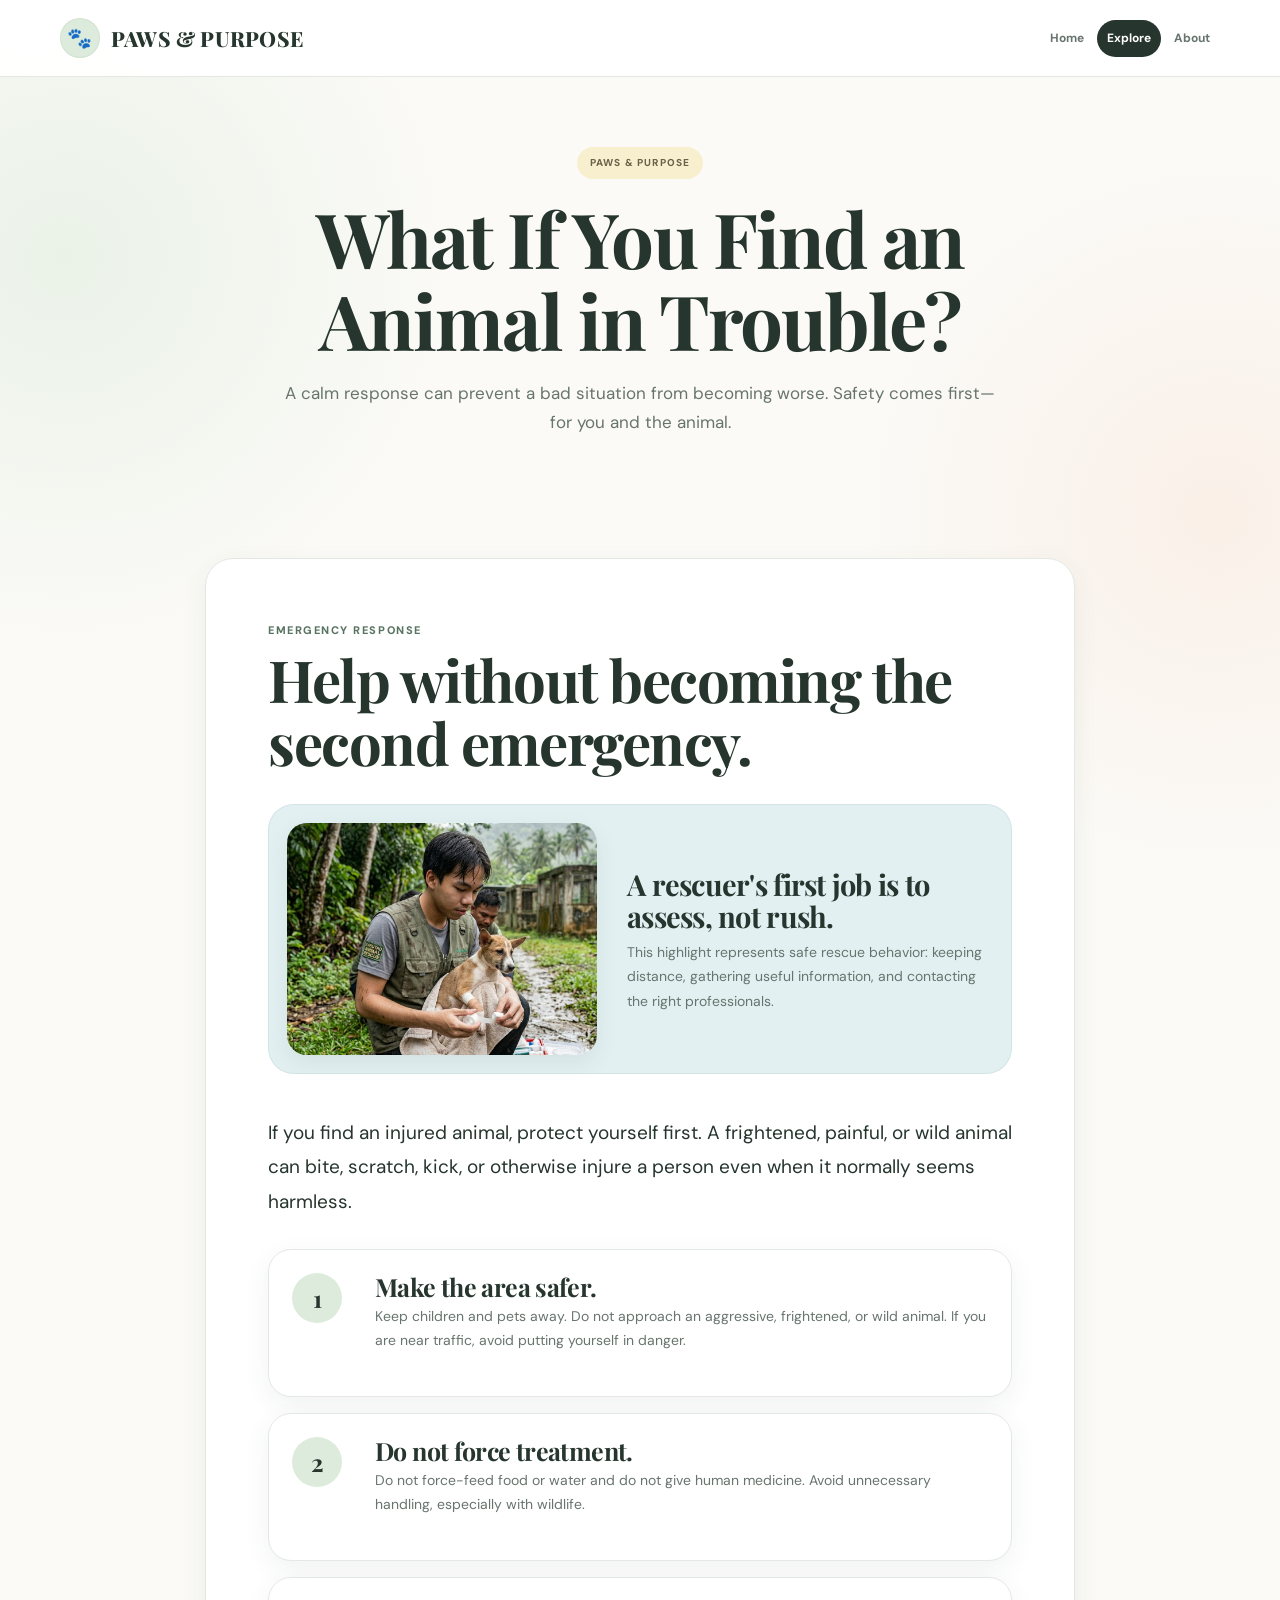
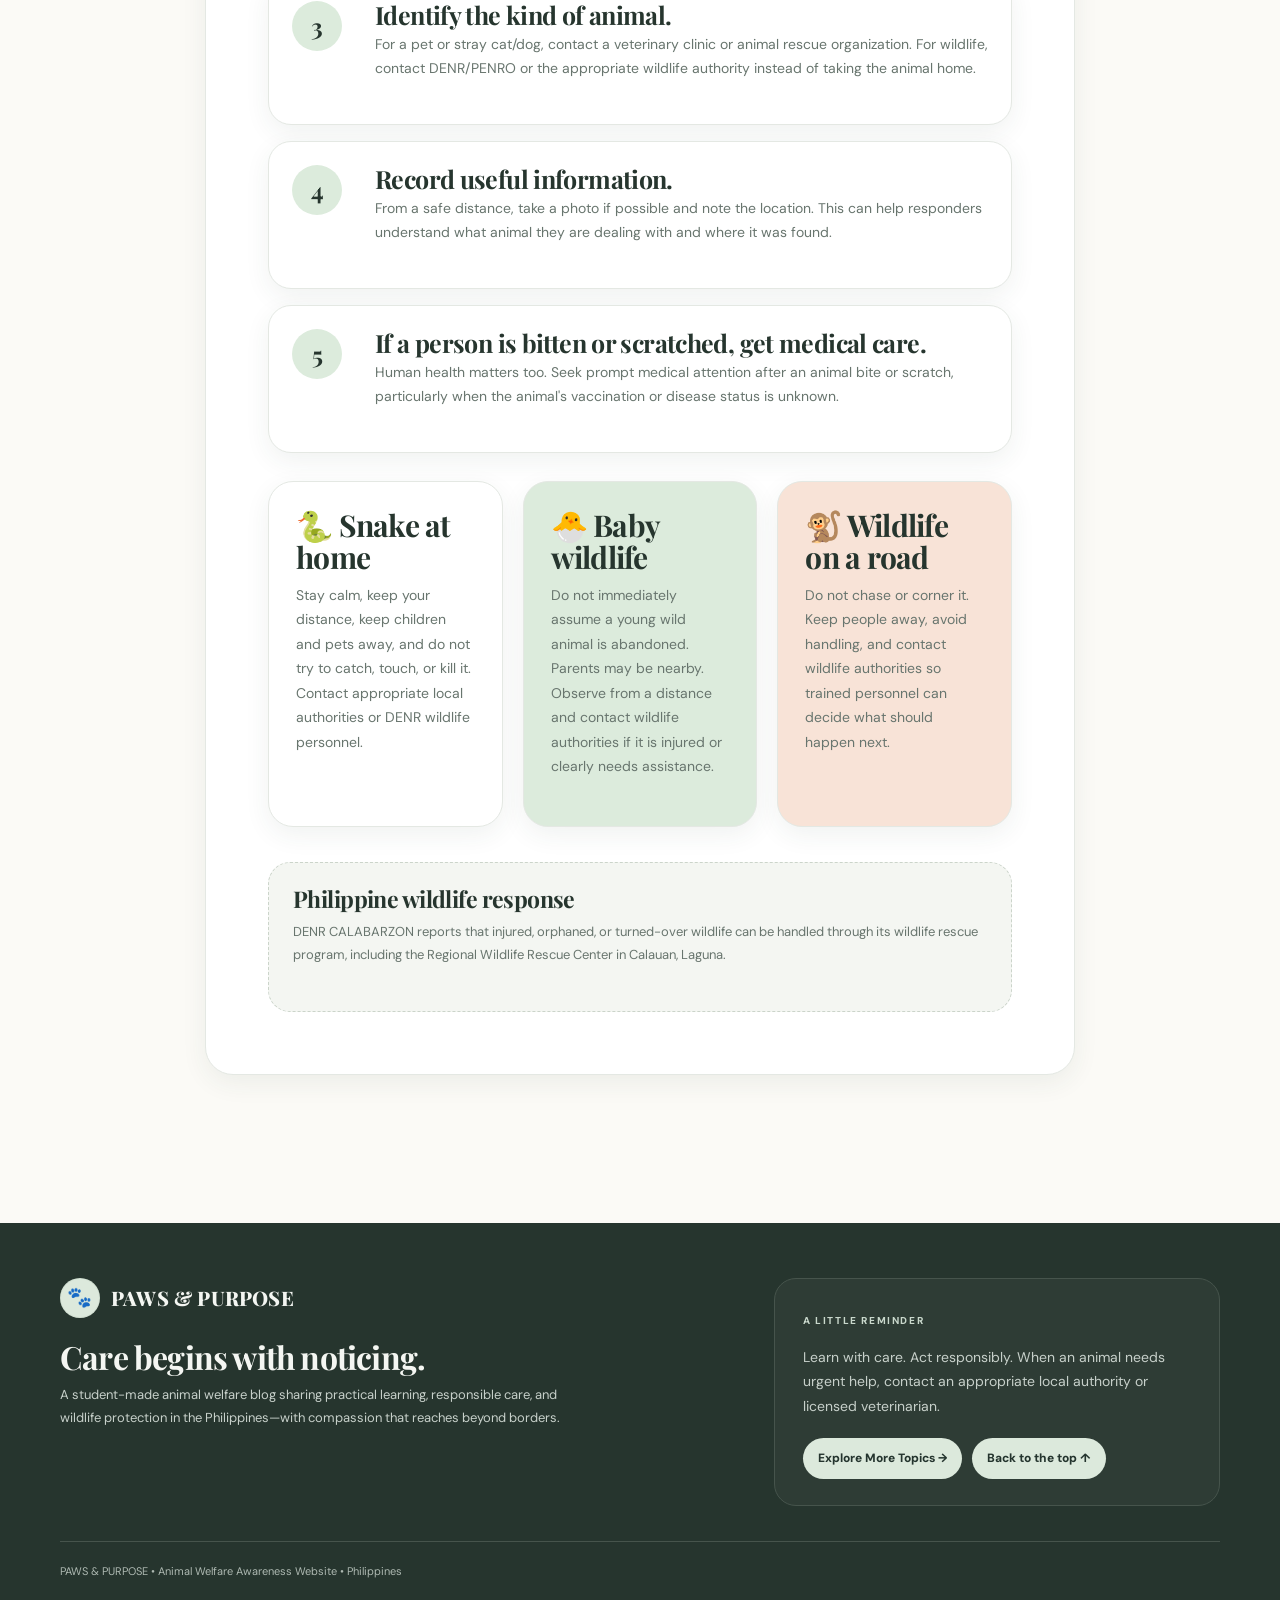
<file: injured-animal.html>
<!DOCTYPE html>
<html lang="en">
<head>
<meta charset="UTF-8">
<meta name="viewport" content="width=device-width, initial-scale=1.0">
<title>PAWS & PURPOSE</title>
<link rel="stylesheet" href="style.css">
</head>
<body id="top">
<header class="site-header">
  <div class="container navbar">
    <a class="brand" href="index.html"><span class="brand-mark">🐾</span><span>PAWS & PURPOSE</span></a>
    <nav class="nav-links"><a class="" href="index.html">Home</a><a class="active" href="explore.html">Explore</a><a class="" href="about.html">About</a></nav>
  </div>
</header>
<main>
<section class="page-hero">
  <div class="container">
    <span class="kicker">PAWS & PURPOSE</span>
    <h1>What If You Find an Animal in Trouble?</h1>
    <p>A calm response can prevent a bad situation from becoming worse. Safety comes first—for you and the animal.</p>
  </div>
</section>
<section class="section"><div class="container"><article class="article">
<span class="eyebrow">Emergency response</span><h2>Help without becoming the second emergency.</h2>
<div class="member-highlight">
  <div class="member-photo"><img src="media/member5.jpg" alt="A rescuer's first job is to assess, not rush."></div>
  <div class="member-copy"><h3>A rescuer's first job is to assess, not rush.</h3><p>This highlight represents safe rescue behavior: keeping distance, gathering useful information, and contacting the right professionals.</p></div>
</div>
<p class="lead">If you find an injured animal, protect yourself first. A frightened, painful, or wild animal can bite, scratch, kick, or otherwise injure a person even when it normally seems harmless.</p>
<div class="steps">
<div class="step"><div class="step-number">1</div><div><h3>Make the area safer.</h3><p>Keep children and pets away. Do not approach an aggressive, frightened, or wild animal. If you are near traffic, avoid putting yourself in danger.</p></div></div>
<div class="step"><div class="step-number">2</div><div><h3>Do not force treatment.</h3><p>Do not force-feed food or water and do not give human medicine. Avoid unnecessary handling, especially with wildlife.</p></div></div>
<div class="step"><div class="step-number">3</div><div><h3>Identify the kind of animal.</h3><p>For a pet or stray cat/dog, contact a veterinary clinic or animal rescue organization. For wildlife, contact DENR/PENRO or the appropriate wildlife authority instead of taking the animal home.</p></div></div>
<div class="step"><div class="step-number">4</div><div><h3>Record useful information.</h3><p>From a safe distance, take a photo if possible and note the location. This can help responders understand what animal they are dealing with and where it was found.</p></div></div>
<div class="step"><div class="step-number">5</div><div><h3>If a person is bitten or scratched, get medical care.</h3><p>Human health matters too. Seek prompt medical attention after an animal bite or scratch, particularly when the animal's vaccination or disease status is unknown.</p></div></div>
</div>
<div class="callout-grid">
<div class="callout"><h3>🐍 Snake at home</h3><p>Stay calm, keep your distance, keep children and pets away, and do not try to catch, touch, or kill it. Contact appropriate local authorities or DENR wildlife personnel.</p></div>
<div class="callout"><h3>🐣 Baby wildlife</h3><p>Do not immediately assume a young wild animal is abandoned. Parents may be nearby. Observe from a distance and contact wildlife authorities if it is injured or clearly needs assistance.</p></div>
<div class="callout"><h3>🐒 Wildlife on a road</h3><p>Do not chase or corner it. Keep people away, avoid handling, and contact wildlife authorities so trained personnel can decide what should happen next.</p></div>
</div>
<div class="source-box"><h3>Philippine wildlife response</h3><p>DENR CALABARZON reports that injured, orphaned, or turned-over wildlife can be handled through its wildlife rescue program, including the Regional Wildlife Rescue Center in Calauan, Laguna.</p></div>
</article></div></section></main><footer class="footer"><div class="container">
  <div class="footer-grid footer-home-grid">
    <div class="footer-brand-block"><a class="brand footer-brand" href="index.html"><span class="brand-mark">🐾</span><span>PAWS &amp; PURPOSE</span></a><h2>Care begins with noticing.</h2><p>A student-made animal welfare blog sharing practical learning, responsible care, and wildlife protection in the Philippines—with compassion that reaches beyond borders.</p></div>
    <div class="footer-note"><span class="footer-kicker">A little reminder</span><p>Learn with care. Act responsibly. When an animal needs urgent help, contact an appropriate local authority or licensed veterinarian.</p><div class="footer-actions"><a class="footer-explore" href="explore.html">Explore More Topics →</a><a class="footer-back-top" href="#top">Back to the top ↑</a></div></div>
  </div>
  <div class="footer-bottom">PAWS &amp; PURPOSE <span>•</span> Animal Welfare Awareness Website <span>•</span> Philippines</div>
</div></footer>
</body>
</html>
</file>
<file: style.css>
@import url('https://fonts.googleapis.com/css2?family=DM+Sans:wght@400;500;600;700&family=Playfair+Display:wght@500;600;700&display=swap');

:root{
  --cream:#fbfaf6;
  --paper:#ffffff;
  --sage:#dcebdc;
  --sage-dark:#587461;
  --mint:#e8f2eb;
  --blue:#e2f0f2;
  --peach:#f8e3d7;
  --yellow:#f8efcf;
  --rose:#f1dfe5;
  --ink:#26352e;
  --muted:#68756e;
  --line:#e4e8e3;
  --soft-line:#edf0ec;
  --shadow:0 18px 50px rgba(48,67,57,.10);
  --shadow-small:0 8px 26px rgba(48,67,57,.07);
  --radius:24px;
}

*{box-sizing:border-box;margin:0;padding:0}

html{
  scroll-behavior:smooth;
  background:var(--cream);
}

body{
  background:
    radial-gradient(circle at 5% 8%,rgba(220,235,220,.55),transparent 24rem),
    radial-gradient(circle at 95% 16%,rgba(248,227,215,.45),transparent 22rem),
    var(--cream);
  color:var(--ink);
  font-family:"DM Sans",system-ui,-apple-system,BlinkMacSystemFont,"Segoe UI",sans-serif;
  line-height:1.75;
}

a{color:inherit;text-decoration:none}
img{display:block;max-width:100%}
.container{width:min(1160px,92%);margin:auto}

/* =========================
   HEADER / BLOG NAVIGATION
   ========================= */

.site-header{
  position:sticky;
  top:0;
  z-index:100;
  background:rgba(255,255,255,.94);
  backdrop-filter:blur(16px);
  border-bottom:1px solid var(--line);
}

.navbar{
  min-height:76px;
  display:flex;
  align-items:center;
  justify-content:space-between;
  gap:22px;
}

.brand{
  display:flex;
  align-items:center;
  gap:11px;
  flex:none;
  font-weight:800;
  letter-spacing:.015em;
}

.brand-mark{
  width:40px;
  height:40px;
  border-radius:50%;
  display:grid;
  place-items:center;
  background:var(--sage);
  box-shadow:inset 0 0 0 1px rgba(88,116,97,.08);
  font-size:20px;
}

.brand span:last-child{
  font-family:"Playfair Display",Georgia,serif;
  font-size:21px;
  letter-spacing:.01em;
}

.nav-links{
  display:flex;
  flex-wrap:wrap;
  justify-content:flex-end;
  gap:3px;
}

.nav-links a{
  position:relative;
  padding:8px 10px;
  border-radius:999px;
  color:var(--muted);
  font-size:12px;
  font-weight:700;
  transition:background .2s ease,color .2s ease,transform .2s ease;
}

.nav-links a:hover{
  background:var(--mint);
  color:var(--ink);
  transform:translateY(-1px);
}

.nav-links a.active{
  background:var(--ink);
  color:#fff;
}

/* =========================
   TYPOGRAPHY
   ========================= */

h1,h2,h3{
  font-family:"Playfair Display",Georgia,serif;
  line-height:1.08;
  letter-spacing:-.025em;
}

.kicker{
  display:inline-flex;
  align-items:center;
  gap:7px;
  background:var(--yellow);
  padding:7px 13px;
  border-radius:999px;
  text-transform:uppercase;
  letter-spacing:.12em;
  font-size:10px;
  font-weight:800;
  color:#6b6349;
  margin-bottom:18px;
}

.eyebrow{
  color:var(--sage-dark);
  font-weight:800;
  font-size:11px;
  text-transform:uppercase;
  letter-spacing:.14em;
}

/* =========================
   HOME / FEATURED BLOG STYLE
   ========================= */

.hero{
  padding:72px 0 64px;
  position:relative;
  overflow:hidden;
}

.hero:before,
.hero:after{
  content:"";
  position:absolute;
  border-radius:50%;
  z-index:-1;
  pointer-events:none;
}

.hero:before{
  width:440px;
  height:440px;
  background:var(--sage);
  right:-170px;
  top:-180px;
  opacity:.68;
}

.hero:after{
  width:320px;
  height:320px;
  background:var(--peach);
  left:-180px;
  bottom:-190px;
  opacity:.62;
}

.hero-grid{
  display:grid;
  grid-template-columns:minmax(0,1fr) minmax(400px,.9fr);
  gap:64px;
  align-items:center;
}

.hero h1{
  font-size:clamp(50px,6.8vw,82px);
  max-width:700px;
}

.hero h1 em{
  font-style:normal;
  color:var(--sage-dark);
}

.hero-lead{
  font-size:18px;
  color:var(--muted);
  max-width:650px;
  margin:22px 0 28px;
}

.hero-actions{
  display:flex;
  flex-wrap:wrap;
  gap:10px;
}

.btn{
  display:inline-flex;
  align-items:center;
  justify-content:center;
  padding:12px 19px;
  border-radius:999px;
  font-weight:800;
  font-size:13px;
  transition:transform .2s ease,box-shadow .2s ease,background .2s ease;
}

.btn:hover{
  transform:translateY(-2px);
  box-shadow:0 10px 24px rgba(48,67,57,.12);
}

.btn-primary{
  background:var(--ink);
  color:#fff;
}

.btn-soft{
  background:#fff;
  border:1px solid var(--line);
}

.feature-photo{
  min-height:500px;
  overflow:hidden;
  border-radius:30px;
  background:var(--sage);
  box-shadow:var(--shadow);
  position:relative;
}

.feature-photo:after{
  content:"";
  position:absolute;
  inset:0;
  box-shadow:inset 0 0 0 1px rgba(255,255,255,.35);
  pointer-events:none;
}

.feature-photo img{
  width:100%;
  height:500px;
  object-fit:cover;
}

/* =========================
   SECTIONS
   ========================= */

.section{
  padding:78px 0;
}

.section + .section{
  padding-top:20px;
}

.section-head{
  display:flex;
  align-items:end;
  justify-content:space-between;
  gap:30px;
  margin-bottom:30px;
}

.section-head h2{
  font-size:clamp(38px,5vw,58px);
  max-width:650px;
}

.section-head p{
  max-width:500px;
  color:var(--muted);
  font-size:15px;
}

/* Main article = editorial blog page */

.article{
  max-width:870px;
  margin:0 auto;
  background:var(--paper);
  border:1px solid var(--line);
  border-radius:28px;
  padding:clamp(30px,5vw,62px);
  box-shadow:var(--shadow-small);
}

.article .eyebrow{
  display:block;
  margin-bottom:8px;
}

.article h2{
  font-size:clamp(38px,5vw,58px);
  margin-bottom:22px;
}

.article p{
  margin:0 0 20px;
  color:#4b5952;
  font-size:16px;
}

.article p.lead{
  color:var(--ink);
  font-size:19px;
  line-height:1.8;
}

/* =========================
   MEMBER FEATURE — TITLE > IMAGE > ARTICLE
   ========================= */

.member-highlight{
  margin:30px 0 42px;
  display:grid;
  grid-template-columns:310px minmax(0,1fr);
  gap:30px;
  align-items:center;
  padding:18px;
  background:var(--blue);
  border:1px solid rgba(104,135,139,.12);
  border-radius:26px;
}

.member-photo{
  overflow:hidden;
  aspect-ratio:4/3;
  border-radius:20px;
  background:var(--sage);
  box-shadow:0 8px 22px rgba(48,67,57,.08);
}

.member-photo img{
  width:100%;
  height:100%;
  object-fit:cover;
}

.member-copy small{
  display:block;
  font-weight:800;
  text-transform:uppercase;
  letter-spacing:.12em;
  color:var(--sage-dark);
  font-size:10px;
}

.member-copy h3{
  font-size:29px;
  margin:5px 0 8px;
}

.member-copy p{
  margin:0;
  font-size:14px;
  color:var(--muted);
}

/* Large highlight image used by Habitat, Advocacy, Facilities */

.story-image{
  margin:32px 0 40px;
  border-radius:28px;
  overflow:hidden;
  background:var(--sage);
  box-shadow:var(--shadow-small);
}

.story-image img{
  width:100%;
  height:540px;
  object-fit:cover;
}

.story-caption{
  padding:13px 17px;
  background:#fff;
  border:1px solid var(--line);
  border-top:0;
  color:var(--muted);
  font-size:12px;
}


/* Homepage hero: title on the left, wide image with the short introduction beneath */
.hero-side{
  min-width:0;
}

.hero-feature-copy{
  margin:18px 0 0;
  max-width:none;
  color:var(--muted);
  font-size:15px;
  line-height:1.75;
}

.homepage-idea-head h2{
  max-width:none;
  width:100%;
}

/* Wide image + caption beneath it for Habitat, Advocacy, and Facilities only */
.page-hero + .section .story-image.member-highlight{
  display:block;
  padding:0;
  background:transparent;
  border:0;
  border-radius:0;
  box-shadow:none;
}

.page-hero + .section .story-image.member-highlight img{
  width:100%;
  height:500px;
  object-fit:cover;
  border-radius:28px;
  box-shadow:var(--shadow-small);
}

.page-hero + .section .story-image.member-highlight .story-caption{
  margin-top:16px;
  padding:0;
  background:transparent;
  border:0;
  color:var(--muted);
  font-size:15px;
}

/* =========================
   BLOG-LIKE CARDS
   ========================= */

.callout-grid{
  display:grid;
  grid-template-columns:repeat(3,1fr);
  gap:20px;
  margin-top:28px;
}

.callout{
  position:relative;
  min-height:190px;
  padding:27px;
  border-radius:25px;
  border:1px solid var(--line);
  background:#fff;
  box-shadow:var(--shadow-small);
  overflow:hidden;
  transition:transform .2s ease,box-shadow .2s ease;
}

.callout:hover{
  transform:translateY(-5px);
  box-shadow:var(--shadow);
}

.callout:nth-child(2){background:var(--sage)}
.callout:nth-child(3){background:var(--peach)}

.callout h3{
  font-size:30px;
  margin-bottom:9px;
}

.callout p{
  color:var(--muted);
  font-size:14px;
  max-width:330px;
}

/* =========================
   QUOTE / TAGS
   ========================= */

.quote{
  margin:32px 0;
  padding:25px 28px;
  border-left:5px solid var(--sage-dark);
  background:var(--sage);
  border-radius:0 18px 18px 0;
  font-family:"Playfair Display",serif;
  font-size:23px;
  line-height:1.45;
}

.pill-list{
  display:flex;
  flex-wrap:wrap;
  gap:8px;
  margin:20px 0;
}

.pill{
  padding:7px 12px;
  background:var(--yellow);
  border:1px solid rgba(107,99,73,.08);
  border-radius:999px;
  font-size:12px;
  font-weight:700;
}

/* =========================
   ENDANGERED ANIMAL LIST
   Article comes BEFORE this grid
   ========================= */

.animal-grid{
  display:grid;
  grid-template-columns:repeat(2,1fr);
  gap:24px;
  margin-top:36px;
}

.animal-card{
  background:#fff;
  border:1px solid var(--line);
  border-radius:26px;
  overflow:hidden;
  box-shadow:var(--shadow-small);
  transition:transform .2s ease,box-shadow .2s ease;
}

.animal-card:hover{
  transform:translateY(-4px);
  box-shadow:var(--shadow);
}

.animal-card img{
  width:100%;
  height:285px;
  object-fit:cover;
  background:var(--sage);
}

.animal-body{
  padding:25px;
}

.animal-body h3{
  font-size:30px;
  margin-bottom:9px;
}

.status{
  display:inline-block;
  padding:6px 10px;
  border-radius:999px;
  background:var(--rose);
  font-size:10px;
  font-weight:800;
  text-transform:uppercase;
  letter-spacing:.09em;
  margin-bottom:13px;
}

.animal-body p{
  font-size:14px;
  color:var(--muted);
  margin:7px 0;
}

.animal-body b{
  color:var(--ink);
}

/* =========================
   FOOD PAGE
   ========================= */

.food-grid{
  display:grid;
  grid-template-columns:repeat(3,1fr);
  gap:20px;
  margin-top:35px;
}

.food-card{
  padding:28px;
  border-radius:26px;
  background:#fff;
  border:1px solid var(--line);
  box-shadow:var(--shadow-small);
}

.food-card.safe{background:var(--sage)}
.food-card.caution{background:var(--peach)}

.food-card h3{
  font-size:30px;
  margin-bottom:15px;
}

.food-card ul{
  padding-left:19px;
  color:#4e5d55;
  font-size:14px;
}

.food-card li{margin:8px 0}

/* =========================
   EMERGENCY STEPS
   ========================= */

.steps{
  display:grid;
  gap:16px;
  margin-top:30px;
}

.step{
  display:grid;
  grid-template-columns:65px minmax(0,1fr);
  gap:18px;
  align-items:start;
  background:#fff;
  border:1px solid var(--line);
  padding:23px;
  border-radius:23px;
  box-shadow:var(--shadow-small);
}

.step-number{
  width:50px;
  height:50px;
  border-radius:50%;
  display:grid;
  place-items:center;
  background:var(--sage);
  font-family:"Playfair Display",serif;
  font-size:24px;
  font-weight:700;
}

.step h3{
  font-size:25px;
  margin-bottom:4px;
}

.step p{
  color:var(--muted);
  font-size:14px;
}

/* =========================
   FACILITIES
   ========================= */

.facility-grid{
  display:grid;
  grid-template-columns:repeat(2,1fr);
  gap:20px;
  margin-top:35px;
}

.facility{
  padding:27px;
  border-radius:26px;
  background:#fff;
  border:1px solid var(--line);
  box-shadow:var(--shadow-small);
}

.facility:nth-child(even){background:var(--blue)}

.facility .tag{
  font-size:10px;
  text-transform:uppercase;
  letter-spacing:.11em;
  font-weight:800;
  color:var(--sage-dark);
}

.facility h3{
  font-size:29px;
  margin:7px 0 10px;
}

.facility p{
  font-size:14px;
  color:var(--muted);
  margin:6px 0;
}

.facility .address{
  color:var(--ink);
  font-weight:600;
}

/* =========================
   WARNINGS / SOURCES
   ========================= */

.warning{
  margin-top:30px;
  padding:23px 26px;
  border-radius:23px;
  background:var(--yellow);
  border:1px solid #eadfbd;
  color:#5f5842;
  font-size:14px;
}

.source-box{
  margin-top:35px;
  padding:24px;
  border-radius:22px;
  background:#f4f6f2;
  border:1px dashed #cbd4ca;
}

.source-box h3{
  font-size:23px;
  margin-bottom:10px;
}

.source-box p,
.source-box li{
  font-size:13px;
  color:var(--muted);
}

.source-box ul{padding-left:18px}

/* =========================
   PAGE HEADERS
   ========================= */

.page-hero{
  padding:70px 0 42px;
  text-align:center;
}

.page-hero h1{
  font-size:clamp(46px,6.5vw,76px);
  max-width:900px;
  margin:0 auto 18px;
}

.page-hero p{
  max-width:720px;
  margin:auto;
  color:var(--muted);
  font-size:17px;
}

/* =========================
   ABOUT
   ========================= */

.about-photo{
  border-radius:30px;
  overflow:hidden;
  background:var(--sage);
  box-shadow:var(--shadow);
}

.about-photo img{
  width:100%;
  height:540px;
  object-fit:cover;
}

/* =========================
   FOOTER
   ========================= */

.footer{
  margin-top:70px;
  background:var(--ink);
  color:#f4f6f2;
  padding:55px 0 30px;
}

.footer-grid{
  display:grid;
  grid-template-columns:1fr 1fr;
  gap:45px;
}

.footer h2{
  font-size:32px;
  margin-bottom:10px;
}

.footer p{
  color:#c7d0ca;
  font-size:13px;
  max-width:520px;
}

.footer-links{
  display:flex;
  flex-wrap:wrap;
  gap:8px;
  margin-top:18px;
}

.footer-links a{
  padding:8px 12px;
  border:1px solid #536159;
  border-radius:999px;
  font-size:12px;
  color:#e4e9e5;
  transition:background .2s ease;
}

.footer-links a:hover{
  background:#536159;
}

.footer-bottom{
  border-top:1px solid #46544c;
  margin-top:35px;
  padding-top:20px;
  font-size:11px;
  color:#aeb9b2;
}

/* =========================
   RESPONSIVE
   ========================= */

@media(max-width:950px){
  .navbar{
    align-items:flex-start;
    padding:13px 0;
    flex-direction:column;
  }

  .nav-links{
    justify-content:flex-start;
  }

  .hero-grid{
    grid-template-columns:1fr;
    gap:35px;
  }

  .feature-photo{
    min-height:420px;
  }

  .feature-photo img{
    height:420px;
  }

  .section-head{
    align-items:flex-start;
    flex-direction:column;
  }

  .hero-feature-copy{
    font-size:15px;
  }

  .callout-grid,
  .food-grid{
    grid-template-columns:1fr;
  }

  .member-highlight{
    grid-template-columns:270px minmax(0,1fr);
  }

  .animal-grid,
  .facility-grid{
    grid-template-columns:1fr;
  }

  .footer-grid{
    grid-template-columns:1fr;
  }
}

@media(max-width:650px){
  .container{width:min(92%,560px)}

  .nav-links{
    gap:3px;
  }

  .nav-links a{
    font-size:10px;
    padding:6px 8px;
  }

  .hero{
    padding:50px 0 48px;
  }

  .hero h1{
    font-size:48px;
  }

  .hero-lead{
    font-size:16px;
  }

  .section{
    padding:54px 0;
  }

  .article{
    padding:25px;
    border-radius:23px;
  }

  .article h2{
    font-size:39px;
  }

  .article p{
    font-size:15px;
  }

  .article p.lead{
    font-size:17px;
  }

  .member-highlight{
    grid-template-columns:1fr;
  }

  .member-photo{
    max-width:100%;
  }

  .story-image img{
    height:330px;
  }

  .page-hero + .section .story-image.member-highlight img{
    height:330px;
    border-radius:23px;
  }


  .animal-card img{
    height:250px;
  }

  .step{
    grid-template-columns:1fr;
  }

  .feature-photo img,
  .about-photo img{
    height:330px;
  }

  .page-hero{
    padding:50px 0 32px;
  }

  .page-hero h1{
    font-size:46px;
  }

  .page-hero p{
    font-size:15px;
  }
}

/* HOMEPAGE EXPLORE CARDS + REFINED FOOTER */
.explore-heading{margin-bottom:28px}
.explore-heading h2{font-size:clamp(34px,4vw,48px);margin:12px 0}
.explore-heading .section-intro{max-width:620px;color:var(--muted);font-size:16px;line-height:1.7}
.explore-grid{grid-template-columns:repeat(4,minmax(0,1fr));gap:18px}
.explore-card{display:flex;flex-direction:column;align-items:flex-start;min-height:245px;padding:25px 24px;text-decoration:none;color:var(--ink);border:1px solid rgba(68,91,76,.10);transition:transform .22s ease,box-shadow .22s ease}
.explore-card:hover{transform:translateY(-5px);box-shadow:var(--shadow)}
.explore-sage{background:#e0ecdf}.explore-cream{background:#f5f0e6}.explore-peach{background:#f7e4d9}.explore-blue{background:#e2edf0}
.explore-number{font-size:10px;font-weight:800;letter-spacing:.12em;color:var(--sage-dark);margin-bottom:20px}
.explore-card h3{font-size:25px;margin:0 0 12px}
.explore-card p{font-size:14px;line-height:1.65;color:#59665f;margin:0 0 22px}
.explore-arrow{display:flex;justify-content:space-between;align-items:center;width:100%;margin-top:auto;padding-top:13px;border-top:1px solid rgba(68,91,76,.2);font-size:12px;font-weight:800}
.explore-arrow b{font-size:18px}
.footer-home-grid{grid-template-columns:1.2fr .8fr;align-items:start}
.footer-brand{display:inline-flex;color:inherit;margin-bottom:22px}
.footer-brand .brand-mark{background:#dce9dc}
.footer-brand span:last-child{font-family:"Playfair Display",Georgia,serif;font-size:20px}
.footer-note{padding:26px 28px;border:1px solid #46544c;border-radius:22px;background:rgba(255,255,255,.035)}
.footer-kicker{font-size:10px;text-transform:uppercase;letter-spacing:.16em;font-weight:800;color:#c9d8cc}
.footer-note p{font-size:14px;line-height:1.75;margin:12px 0 20px}
.footer-actions{display:flex;flex-wrap:wrap;gap:10px;align-items:center;margin-top:20px}
.footer-explore,.footer-back-top{display:inline-flex;padding:10px 15px;border-radius:999px;font-size:12px;font-weight:800;text-decoration:none}
.footer-explore{background:#dce9dc;color:#24342e}
.footer-back-top{background:#dce9dc;color:#24342e}
@media(max-width:950px){.explore-grid{grid-template-columns:repeat(2,minmax(0,1fr))}.footer-home-grid{grid-template-columns:1fr}}
@media(max-width:560px){.explore-grid{grid-template-columns:1fr}.explore-card{min-height:210px}}

/* =========================
   EXPLORE PAGE / HOMEPAGE EXPLORE BUTTON
   ========================= */

.explore-landing{
  display:flex;
  align-items:flex-end;
  justify-content:space-between;
  gap:35px;
  min-height:260px;
  padding:42px 44px;
  background:var(--sage);
  border:1px solid rgba(88,116,97,.12);
  border-radius:30px;
  box-shadow:var(--shadow-small);
  transition:transform .22s ease,box-shadow .22s ease;
}

.explore-landing:hover{
  transform:translateY(-5px);
  box-shadow:var(--shadow);
}

.explore-landing-copy{max-width:760px}
.explore-landing-copy h3{font-size:clamp(38px,5vw,62px);margin:10px 0 13px}
.explore-landing-copy p{max-width:700px;color:#59665f;font-size:16px;line-height:1.75}
.explore-landing-action{flex:none;display:flex;align-items:center;gap:12px;padding:12px 16px;border-top:1px solid rgba(68,91,76,.22);font-size:13px;font-weight:800;color:var(--ink)}
.explore-landing-action b{font-size:20px}

.explore-list{display:flex;flex-direction:column;gap:22px}

.explore-topic{
  display:grid;
  grid-template-columns:280px minmax(0,1fr);
  min-height:230px;
  gap:32px;
  padding:18px;
  border:1px solid rgba(68,91,76,.10);
  border-radius:28px;
  color:var(--ink);
  box-shadow:var(--shadow-small);
  transition:transform .22s ease,box-shadow .22s ease;
}

.explore-topic:hover{transform:translateY(-5px);box-shadow:var(--shadow)}
.explore-topic-image{overflow:hidden;border-radius:20px;min-height:194px;background:var(--sage)}
.explore-topic-image img{width:100%;height:100%;min-height:194px;object-fit:cover}
.explore-topic-copy{display:flex;flex-direction:column;justify-content:center;padding:18px 22px 18px 0}
.explore-topic-copy h2{font-size:clamp(31px,4vw,45px);margin:9px 0 12px}
.explore-topic-copy p{max-width:650px;margin:0;color:#59665f;font-size:16px;line-height:1.75}
.explore-cream{background:#f5f0e6}
.explore-peach{background:#f7e4d9}
.explore-blue{background:#e2edf0}

@media(max-width:760px){
  .explore-landing{flex-direction:column;align-items:flex-start;padding:32px 28px;min-height:230px}
  .explore-landing-copy h3{font-size:40px}
  .explore-topic{grid-template-columns:1fr;gap:16px}
  .explore-topic-image,.explore-topic-image img{min-height:220px;height:220px}
  .explore-topic-copy{padding:8px 10px 20px}
}
</file>
